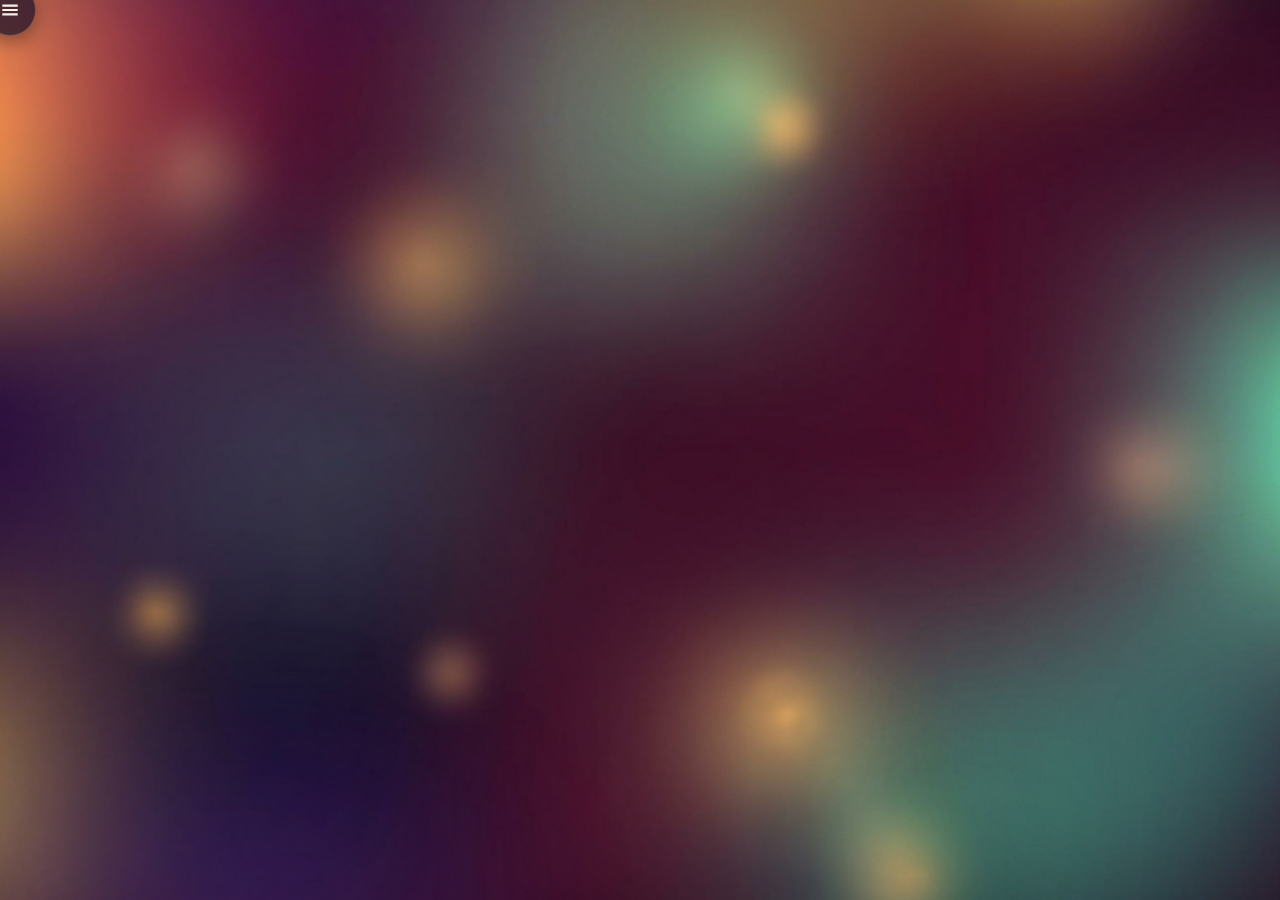
<file: index.html>
<!DOCTYPE html>
<html lang="pl">
<head>
<meta charset="UTF-8">
<meta name="viewport" content="width=device-width, initial-scale=1.0, maximum-scale=1.0, user-scalable=no, viewport-fit=cover">
<title>Król Kufla — talia imprezowa</title>
<meta name="description" content="Imprezowa gra w karty. 18+. Graj odpowiedzialnie.">
<meta name="theme-color" content="#150B22">
<link rel="manifest" href="manifest.json">
<link rel="icon" type="image/png" href="assets/app-icon.png">
<link rel="apple-touch-icon" href="assets/icons/icon-192.png">
<link rel="preconnect" href="https://fonts.googleapis.com">
<link rel="preconnect" href="https://fonts.gstatic.com" crossorigin>
<link href="https://fonts.googleapis.com/css2?family=Bricolage+Grotesque:opsz,wght@12..96,500..800&display=swap" rel="stylesheet">
<link rel="preconnect" href="https://api.fontshare.com">
<link rel="preconnect" href="https://cdn.fontshare.com" crossorigin>
<link href="https://api.fontshare.com/v2/css?f[]=general-sans@400,500,600&display=swap" rel="stylesheet">
<style>
:root{
  --ink:#0E0716;
  --ink-2:#1A0E29;
  --violet:#2A1442;
  --amber:#FFB627;
  --pink:#FF2E63;
  --mint:#17E5C4;
  --ivory:#F6F0E6;
  --ivory-dim:rgba(246,240,230,.62);
  --card-w:min(70vw, 300px);
  --display:'Bricolage Grotesque','Trebuchet MS',system-ui,sans-serif;
  --body:'General Sans','Segoe UI',system-ui,sans-serif;
}
*{box-sizing:border-box;-webkit-tap-highlight-color:transparent}
html,body{height:100%;margin:0}
body{
  background:var(--ink);
  color:var(--ivory);
  font-family:var(--body);
  overflow:hidden;
  display:flex;flex-direction:column;
  padding:env(safe-area-inset-top) env(safe-area-inset-right) env(safe-area-inset-bottom) env(safe-area-inset-left);
}
#mesh{position:fixed;inset:0;z-index:-1;background:url("assets/background.jpg") center/cover no-repeat}
#fx{position:fixed;inset:0;pointer-events:none;z-index:60}
#grain{
  position:fixed;inset:0;pointer-events:none;z-index:1;opacity:.05;mix-blend-mode:overlay;
  background-image:url("data:image/svg+xml,%3Csvg xmlns='http://www.w3.org/2000/svg'%3E%3Cfilter id='n'%3E%3CfeTurbulence type='fractalNoise' baseFrequency='0.85' numOctaves='2' stitchTiles='stitch'/%3E%3C/filter%3E%3Crect width='100%25' height='100%25' filter='url(%23n)'/%3E%3C/svg%3E");
}
.suit-icon{display:inline-block;width:1em;height:1em;vertical-align:middle}
.suit-icon svg{width:100%;height:100%;display:block;fill:currentColor}

/* ---------- screens ---------- */
.screen{display:none;flex:1;min-height:0;flex-direction:column}
.screen.active{display:flex;animation:screenIn .5s cubic-bezier(.2,.9,.2,1)}
.screen.leaving{animation:screenOut .22s ease forwards}
@keyframes screenIn{from{opacity:0;transform:scale(.97) translateY(6px)}to{opacity:1;transform:none}}
@keyframes screenOut{to{opacity:0;transform:scale(.97) translateY(-6px)}}
#screenHome.active{overflow-y:auto}
#screenPlayers.active{overflow-y:auto}
#screenGame{overflow:hidden}

/* ---------- title screen ---------- */
#screenTitle{align-items:center;justify-content:center;position:relative}
#screenTitle .title-top{position:absolute;top:16px;right:16px;display:flex;gap:8px;align-items:center}
.chip.icon{padding:9px 11px;font-size:15px;line-height:1}
.chip.icon.off{opacity:.5}
.title-wrap{display:flex;flex-direction:column;align-items:center;text-align:center;cursor:pointer;padding:20px}
.title-mark{width:110px;height:auto;object-fit:contain;filter:drop-shadow(0 0 26px rgba(255,182,39,.5));animation:titleBreathe 3s ease-in-out infinite}
.title-word{font-family:var(--display);font-weight:800;font-size:clamp(30px,9vw,42px);letter-spacing:-.02em;margin:18px 0 4px}
.title-tag{margin:0 0 34px;font-size:12px;letter-spacing:.28em;text-transform:uppercase;color:var(--ivory-dim)}
.tap-prompt{
  display:inline-flex;align-items:center;gap:8px;padding:13px 26px;border-radius:999px;
  border:1px solid rgba(255,182,39,.5);background:rgba(255,182,39,.08);color:var(--amber);
  font-family:var(--body);font-weight:700;font-size:13px;letter-spacing:.08em;text-transform:uppercase;
  animation:tapPulse 1.6s ease-in-out infinite;
}
@keyframes titleBreathe{0%,100%{transform:scale(1)}50%{transform:scale(1.06)}}
@keyframes tapPulse{0%,100%{box-shadow:0 0 0 0 rgba(255,182,39,.35)}50%{box-shadow:0 0 0 14px rgba(255,182,39,0)}}

/* ---------- weryfikacja wieku ---------- */
#screenAge,#screenAgeBlock{align-items:center;justify-content:center}
.age-wrap{display:flex;flex-direction:column;align-items:center;text-align:center;padding:28px;max-width:420px}
.age-crest{width:64px;height:64px;color:var(--amber);filter:drop-shadow(0 0 20px rgba(255,182,39,.5));margin-bottom:18px}
.age-title{font-family:var(--display);font-weight:800;font-size:clamp(24px,7vw,32px);letter-spacing:-.02em;margin:0 0 12px}
.age-text{margin:0;font-size:14px;line-height:1.6;color:var(--ivory-dim)}
.age-no{
  margin-top:12px;background:transparent;border:0;color:var(--ivory-dim);
  font-family:var(--body);font-size:13px;text-decoration:underline;text-underline-offset:3px;cursor:pointer;
}

/* ---------- mode switch interstitial ---------- */
#screenModeSwitch{align-items:center;justify-content:center}
.switch-wrap{text-align:center;padding:20px}
.switch-label{font-size:12px;letter-spacing:.3em;text-transform:uppercase;color:var(--ivory-dim);margin-bottom:10px}
.switch-mode{font-family:var(--display);font-weight:800;font-size:clamp(32px,10vw,50px);letter-spacing:-.02em;margin-bottom:26px}
.switch-bar{width:220px;height:4px;border-radius:2px;background:rgba(246,240,230,.14);overflow:hidden;margin:0 auto}
.switch-bar i{display:block;height:100%;width:0%;background:linear-gradient(90deg,var(--amber),var(--pink));transition:width .12s linear}
.switch-pct{margin-top:10px;font-family:var(--display);font-weight:700;font-size:14px;letter-spacing:.08em;color:var(--ivory-dim)}
#screenModeSwitch.lvl3 .switch-mode{color:var(--pink);text-shadow:0 0 24px rgba(255,46,99,.7);animation:modeGlitch .35s steps(2) infinite}
#screenModeSwitch.lvl3{animation:screenIn .5s cubic-bezier(.2,.9,.2,1), shake .5s .3s}
#screenModeSwitch.lvl2 .switch-mode{color:var(--amber);text-shadow:0 0 20px rgba(255,182,39,.5)}
#screenModeSwitch.lvl1 .switch-mode{color:var(--mint);text-shadow:0 0 18px rgba(23,229,196,.5)}
#screenModeSwitch.lvl4 .switch-mode{color:var(--amber);text-shadow:0 0 30px rgba(255,182,39,.9)}
#screenModeSwitch.lvl4{animation:screenIn .6s cubic-bezier(.2,.9,.2,1)}
@keyframes modeGlitch{0%,100%{transform:translateX(0)}50%{transform:translateX(2px)}}
.switch-mode.pop{animation:pop .4s cubic-bezier(.2,.9,.2,1)}

/* ---------- losowanie startujacego gracza ---------- */
#screenPlayerPick{align-items:center;justify-content:center}

/* ---------- automat losujacy (efekt kasynowego bebna) ---------- */
.reel{position:relative;height:64px;overflow:hidden;margin-bottom:26px;border-radius:12px;box-shadow:0 0 0 1px rgba(23,229,196,.18) inset;-webkit-mask-image:linear-gradient(to bottom,transparent 0,#000 24%,#000 76%,transparent 100%);mask-image:linear-gradient(to bottom,transparent 0,#000 24%,#000 76%,transparent 100%);animation:reelGlow 1.1s ease-in-out infinite}
.reel.landed{animation:none;box-shadow:0 0 0 1px rgba(23,229,196,.18) inset}
@keyframes reelGlow{0%,100%{box-shadow:0 0 0 1px rgba(23,229,196,.18) inset}50%{box-shadow:0 0 22px 2px rgba(23,229,196,.35) inset}}
.reel-track{display:flex;flex-direction:column}
.reel-row{height:64px;display:flex;align-items:center;justify-content:center;font-family:var(--display);font-weight:800;font-size:clamp(28px,9vw,46px);letter-spacing:-.02em;white-space:nowrap;padding:0 10px;color:var(--mint);text-shadow:0 0 20px rgba(23,229,196,.5)}
.reel.landed .reel-row:last-child{animation:pop .4s cubic-bezier(.2,.9,.2,1)}

/* ---------- ekran "kto teraz" ---------- */
#screenTurnPick{align-items:center;justify-content:center}
.turn-wrap{text-align:center;padding:24px;width:100%;max-width:420px}
.turn-options{display:flex;flex-direction:column;gap:14px;margin-top:22px}
.turn-opt{
  display:flex;align-items:center;justify-content:center;gap:12px;padding:18px;border-radius:16px;
  background:rgba(246,240,230,.06);border:1px solid rgba(246,240,230,.18);color:var(--ivory);
  font-family:var(--display);font-weight:700;font-size:17px;cursor:pointer;transition:transform .15s,border-color .2s;
}
.turn-opt:active{transform:scale(.96)}
.turn-opt:nth-child(1){border-color:rgba(255,182,39,.4)}
.turn-opt:nth-child(2){border-color:rgba(23,229,196,.4)}
.turn-pick-grid{display:flex;flex-wrap:wrap;gap:10px;justify-content:center;margin-top:22px}
.turn-pick-grid .player-chip{padding:11px 18px 11px 10px}
.turn-pick-grid .player-chip:after{content:none}
.turn-back{
  margin-top:22px;background:none;border:0;color:var(--ivory-dim);
  font-family:var(--body);font-weight:600;font-size:13px;cursor:pointer;
  padding:10px 16px;border-radius:999px;transition:color .2s;
}
.turn-back:active{color:var(--ivory)}
#screenTurnPick.picking .turn-back{visibility:hidden}

/* ---------- panel graczy ---------- */
.player-grid{display:flex;flex-wrap:wrap;gap:10px;margin:4px 0 10px}
.player-chip{
  display:flex;align-items:center;gap:9px;padding:8px 14px 8px 8px;border-radius:999px;
  background:rgba(246,240,230,.06);border:1px solid rgba(246,240,230,.16);cursor:pointer;
  font-family:var(--body);font-size:14px;font-weight:600;color:var(--ivory);
  transition:transform .15s,border-color .2s;
}
.player-chip:active{transform:scale(.93)}
.player-chip:after{content:'×';opacity:.5;font-size:17px;margin-left:2px}
.player-avatar{
  width:30px;height:30px;border-radius:50%;display:grid;place-items:center;flex:0 0 auto;
  font-family:var(--display);font-weight:700;font-size:13px;color:#1A0E29;
}

/* ---------- top bar ---------- */
header{
  display:flex;align-items:center;gap:10px;
  padding:14px 16px 10px;
  position:relative;z-index:10;flex:0 0 auto;
}
.brand{display:flex;align-items:center;gap:9px}
.brand .mark{width:27px;height:34px;object-fit:contain;flex:0 0 auto;filter:drop-shadow(0 2px 6px rgba(255,182,39,.35))}
.brand .word{font-family:var(--display);font-weight:800;font-size:15px;letter-spacing:-.02em;line-height:1}
.brand .word span{display:block;font-family:var(--body);font-weight:500;font-size:10px;letter-spacing:.22em;text-transform:uppercase;color:var(--ivory-dim);margin-top:4px}
.spacer{flex:1}
.chip{
  border:1px solid rgba(246,240,230,.18);background:rgba(246,240,230,.06);
  color:var(--ivory);font-family:var(--body);font-weight:600;font-size:12px;
  padding:9px 13px;border-radius:999px;cursor:pointer;white-space:nowrap;
  transition:transform .15s, background .2s, border-color .2s;
}
.chip:active{transform:scale(.93)}
.chip.on{background:var(--amber);color:#1A0E29;border-color:var(--amber)}

.global-menu-btn{
  position:fixed;right:16px;bottom:calc(16px + env(safe-area-inset-bottom));z-index:60;
  width:52px;height:52px;border-radius:50%;padding:0;
  background:rgba(26,14,41,.72);border:1px solid rgba(246,240,230,.22);
  backdrop-filter:blur(6px);display:flex;align-items:center;justify-content:center;
  color:var(--ivory);cursor:pointer;transition:transform .15s;
  box-shadow:0 6px 18px rgba(0,0,0,.35);
}
.global-menu-btn:active{transform:scale(.9)}
.global-menu-btn .suit-icon{width:22px;height:22px}
.lang-toggle{display:flex;background:rgba(246,240,230,.06);border:1px solid rgba(246,240,230,.16);border-radius:999px;padding:3px;gap:2px;flex:0 0 auto}
.lang-toggle button{border:0;background:transparent;color:var(--ivory-dim);font-family:var(--body);font-weight:700;font-size:11px;padding:7px 11px;border-radius:999px;cursor:pointer;transition:background .2s,color .2s}
.lang-toggle button.on{background:var(--amber);color:#1A0E29}

/* ---------- splash ---------- */
#screenSplash{align-items:center;justify-content:center;flex-direction:column;gap:16px;transition:opacity .5s ease}
#screenSplash.exit{opacity:0}
.splash-mark{
  width:96px;height:auto;object-fit:contain;
  animation:splashPop .8s cubic-bezier(.2,.9,.2,1) both, splashPulse 1.6s ease-in-out .8s infinite;
  filter:drop-shadow(0 0 20px rgba(255,182,39,.5));
}
.splash-word{
  font-family:var(--display);font-weight:700;font-size:13px;letter-spacing:.35em;text-transform:uppercase;
  color:var(--ivory-dim);opacity:0;animation:splashFadeIn .6s ease .45s forwards;
}
@keyframes splashPop{from{transform:scale(.4) rotate(-10deg);opacity:0}to{transform:scale(1) rotate(0);opacity:1}}
@keyframes splashPulse{0%,100%{filter:drop-shadow(0 0 16px rgba(255,182,39,.4))}50%{filter:drop-shadow(0 0 32px rgba(255,182,39,.8))}}
@keyframes splashFadeIn{to{opacity:1}}

/* ---------- home screen ---------- */
.home-body{padding:4px 20px calc(24px + env(safe-area-inset-bottom));display:flex;flex-direction:column;flex:1}
.home-body h1{font-family:var(--display);font-weight:800;font-size:clamp(26px,7vw,34px);margin:10px 0 6px;letter-spacing:-.02em;line-height:1.08}
.home-sub{margin:0 0 22px;color:var(--ivory-dim);font-size:14px;line-height:1.5}
#screenHome .home-body h1, #screenHome .home-body .home-sub{text-align:center}
#screenHome .section-label{text-align:center}
.section-label{font-size:11px;letter-spacing:.18em;text-transform:uppercase;color:var(--mint);margin:6px 0 10px;font-weight:700}
.home-hint{margin:0 0 12px;font-size:12px;color:var(--ivory-dim);line-height:1.45}

/* ---------- carousel wyboru talii ---------- */
.carousel-wrap{position:relative;margin:0 -20px 4px;padding:0 20px}
.carousel{display:flex;gap:14px;overflow-x:auto;scroll-snap-type:x mandatory;scroll-padding:0 11%;padding:2px 11% 6px;scrollbar-width:none;-ms-overflow-style:none}
.carousel::-webkit-scrollbar{display:none}
.deck-card{
  scroll-snap-align:center;flex:0 0 78%;padding:18px;border-radius:18px;
  background:rgba(246,240,230,.05);border:1px solid rgba(246,240,230,.12);color:var(--ivory);
  cursor:pointer;transition:border-color .2s,background .2s,transform .15s;
}
.deck-card:active{transform:scale(.96)}
.deck-card.on{border-color:var(--amber);background:rgba(255,182,39,.12)}
.deck-card b{display:block;font-family:var(--display);font-weight:700;font-size:17px;margin-bottom:6px}
.deck-card span{display:block;font-size:12px;color:var(--ivory-dim);line-height:1.45;min-height:50px}
.deck-icon{width:52px;height:52px;margin-bottom:10px;filter:drop-shadow(0 4px 10px rgba(0,0,0,.35));transition:filter .25s,transform .25s}
.deck-icon img{width:100%;height:100%;object-fit:contain;display:block}
.deck-card.on .deck-icon{filter:drop-shadow(0 4px 16px rgba(255,182,39,.6));transform:scale(1.08)}
.deck-icon.crest-icon{color:var(--amber)}
.deck-icon.crest-icon svg{width:100%;height:100%}

/* ---------- talia premium (zablokowana) ---------- */
.deck-card.locked{border-color:rgba(255,182,39,.35);background:rgba(255,182,39,.05)}
.premium-badge{
  position:absolute;top:14px;right:14px;display:flex;align-items:center;gap:5px;
  background:var(--amber);color:#1A0E29;font-family:var(--body);font-weight:700;font-size:10px;
  letter-spacing:.08em;text-transform:uppercase;padding:4px 9px 4px 6px;border-radius:999px;
}
.premium-badge .suit-icon{width:11px;height:11px}
.deck-card.locked{position:relative}
.unlock-row{display:flex;align-items:center;gap:8px;margin-top:12px;color:var(--amber);font-weight:700;font-size:12px;letter-spacing:.06em;text-transform:uppercase}
.unlock-row .suit-icon{width:15px;height:15px}
.unlock-price{margin-left:auto;font-size:11px;color:var(--ivory-dim);text-transform:none;letter-spacing:0;font-weight:600}
.deck-card.locked.denied{animation:lockDenied .4s}
@keyframes lockDenied{20%,60%{transform:translateX(-6px)}40%,80%{transform:translateX(6px)}}
.diff{display:flex;align-items:center;gap:4px;margin-top:12px}
.diff i{width:16px;height:5px;border-radius:3px;background:rgba(246,240,230,.14);display:block;transition:background .2s}
.diff i.on{background:var(--pink)}
.diff em{font-style:normal;font-size:10px;letter-spacing:.14em;text-transform:uppercase;color:var(--ivory-dim);margin-left:6px}
.car-arrow{
  position:absolute;top:50%;transform:translateY(-50%);width:32px;height:32px;border-radius:50%;
  border:1px solid rgba(246,240,230,.18);background:rgba(14,7,22,.65);color:var(--ivory);
  font-size:17px;line-height:1;cursor:pointer;z-index:2;backdrop-filter:blur(6px);transition:transform .15s;
}
.car-arrow:active{transform:translateY(-50%) scale(.85)}
.car-prev{left:6px}.car-next{right:6px}
.carousel-dots{display:flex;justify-content:center;gap:6px;margin-bottom:20px}
.carousel-dots button{width:7px;height:7px;border-radius:50%;border:0;background:rgba(246,240,230,.2);cursor:pointer;padding:0;transition:background .2s,transform .2s}
.carousel-dots button.on{background:var(--amber);transform:scale(1.35)}
.cta-start{
  width:100%;margin-top:24px;padding:17px;border-radius:16px;border:0;
  background:linear-gradient(135deg,var(--pink),#ff5f8a);color:#fff;
  font-family:var(--display);font-weight:700;font-size:17px;letter-spacing:-.01em;cursor:pointer;
  box-shadow:0 14px 30px rgba(255,46,99,.4);transition:transform .15s;
}
.cta-start:active{transform:scale(.97)}
.rules-link{
  display:block;width:100%;margin-top:14px;padding:10px;background:none;border:0;
  color:var(--ivory-dim);font-family:var(--body);font-weight:600;font-size:13px;
  text-decoration:underline;text-underline-offset:3px;cursor:pointer;
}

/* ---------- meta row ---------- */
.meta{
  display:flex;align-items:center;gap:14px;padding:0 18px 4px;
  font-size:11px;letter-spacing:.14em;text-transform:uppercase;color:var(--ivory-dim);
  flex:0 0 auto;
}
.bar{flex:1;height:3px;border-radius:2px;background:rgba(246,240,230,.14);overflow:hidden}
.bar i{display:block;height:100%;width:100%;background:linear-gradient(90deg,var(--mint),var(--amber));transition:width .5s cubic-bezier(.2,.8,.2,1)}
.crowns{display:flex;gap:5px}
.crowns b{
  width:9px;height:9px;border-radius:50%;background:rgba(246,240,230,.16);
  transition:background .3s, box-shadow .3s, transform .3s;
}
.crowns b.on{background:var(--amber);box-shadow:0 0 12px var(--amber);transform:scale(1.25)}

/* ---------- stage ---------- */
main{
  flex:1;display:flex;flex-direction:column;align-items:center;
  gap:18px;padding:6px 18px 18px;perspective:1400px;position:relative;min-height:0;
  overflow-y:auto;overflow-x:hidden;-webkit-overflow-scrolling:touch;
}
/* auto-marginesy centruja gdy jest miejsce, a pozwalaja scrollowac gdy tresc nie miesci sie */
main>.stack{margin-top:auto}
main>.sheet{margin-bottom:auto}
.stack{position:relative;width:var(--card-w);aspect-ratio:5/7;cursor:pointer;transform-style:preserve-3d;flex:0 0 auto}
.stack:active{transform:scale(.975)}
.stack-glow{
  position:absolute;left:8%;right:8%;bottom:-6%;height:24px;border-radius:50%;
  background:radial-gradient(closest-side, rgba(0,0,0,.5), transparent 75%);
  filter:blur(6px);pointer-events:none;z-index:-1;
}

.card{position:absolute;inset:0;transform-style:preserve-3d;transition:transform .85s cubic-bezier(.4,.15,.2,1)}
.face{
  position:absolute;inset:0;border-radius:20px;backface-visibility:hidden;
  overflow:hidden;box-shadow:0 26px 60px rgba(0,0,0,.6);
}
/* back */
.back{
  background-image:
    radial-gradient(120% 90% at 50% 12%, rgba(0,0,0,.15), rgba(0,0,0,.55) 70%),
    url("assets/card-back-texture.jpg");
  background-size:cover, 240px 240px;
  background-repeat:no-repeat, repeat;
  background-position:center, center;
  border:1px solid rgba(255,182,39,.35);
  display:grid;place-items:center;
}
.crest{position:relative;width:62%;aspect-ratio:1;display:grid;place-items:center;animation:breathe 3.2s ease-in-out infinite}
.crest.dealing{animation:dealPulse .85s ease}
@keyframes dealPulse{0%{transform:scale(1)}25%{transform:scale(1.14)}55%{transform:scale(.94)}100%{transform:scale(1)}}
.crest svg{width:100%;height:100%;overflow:visible}
.crest .ring{fill:none;stroke:rgba(255,182,39,.4);stroke-width:1;transition:stroke .3s}
.crest .ring2{fill:none;stroke:rgba(255,182,39,.22);stroke-width:.6;transition:stroke .3s}
.crest.dealing .ring,.crest.dealing .ring2{stroke:var(--mint)}
.crest .mark{
  width:46%;height:46%;position:absolute;border-radius:50%;object-fit:cover;
  border:2px solid var(--amber);box-shadow:0 0 22px rgba(255,182,39,.55), 0 6px 18px rgba(0,0,0,.5);
}
.back small{
  position:absolute;bottom:20px;left:0;right:0;text-align:center;
  font-size:10px;letter-spacing:.3em;text-transform:uppercase;color:rgba(246,240,230,.5);
}
@keyframes breathe{0%,100%{transform:scale(1);opacity:.9}50%{transform:scale(1.045);opacity:1}}
/* front */
.front{
  transform:rotateY(180deg);
  background:linear-gradient(170deg,#FFFDF7,#EDE3D2);
  color:#1A0E29;border:1px solid rgba(0,0,0,.12);
  display:flex;flex-direction:column;justify-content:space-between;padding:16px;
}
.corner{font-family:var(--display);font-weight:800;font-size:22px;line-height:.95;display:flex;flex-direction:column;align-items:center;width:min-content}
.corner.br{transform:rotate(180deg);align-self:flex-end}
.corner .suit-icon{width:19px;height:19px;margin-top:3px}
.pip{
  position:absolute;inset:0;display:grid;place-items:center;
  opacity:.13;pointer-events:none;
}
.pip .suit-icon{width:clamp(80px,26vw,130px);height:clamp(80px,26vw,130px)}
.red{color:#D01E45}.black{color:#1A0E29}

/* ---------- rule sheet ---------- */
.sheet{
  width:min(560px,100%);
  border-radius:22px;padding:18px 18px 20px;
  background:linear-gradient(165deg, rgba(246,240,230,.09), rgba(246,240,230,.03));
  border:1px solid rgba(246,240,230,.14);
  backdrop-filter:blur(14px);
  opacity:0;transform:translateY(18px) scale(.97);
  transition:opacity .45s, transform .45s cubic-bezier(.2,.9,.2,1);
  min-height:132px;flex:0 0 auto;
}
.sheet.show{opacity:1;transform:none}
.eyebrow{font-size:10px;letter-spacing:.28em;text-transform:uppercase;color:var(--mint);margin-bottom:8px}
.sheet h2{font-family:var(--display);font-weight:800;font-size:clamp(21px,6.4vw,30px);margin:0 0 8px;letter-spacing:-.02em;line-height:1.08}
.sheet p{margin:0;font-size:15px;line-height:1.5;color:rgba(246,240,230,.86)}
.sheet .hint{margin-top:12px;font-size:12px;color:var(--ivory-dim);font-style:italic}
.roll{
  margin-top:14px;display:inline-flex;align-items:center;gap:8px;
  background:var(--pink);color:#fff;border:0;border-radius:999px;
  padding:11px 18px;font-family:var(--body);font-weight:700;font-size:14px;cursor:pointer;
  box-shadow:0 10px 26px rgba(255,46,99,.35);transition:transform .15s;
}
.roll.done{
  display:flex;width:100%;justify-content:center;margin-top:16px;
  background:rgba(23,229,196,.14);color:var(--mint);border:1px solid rgba(23,229,196,.4);
  box-shadow:none;
}
.roll:active{transform:scale(.94)}
.pick-row{margin-top:10px;display:flex;flex-wrap:wrap;gap:6px;align-items:center}
.pick-label{font-size:11px;color:var(--ivory-dim);margin-right:2px}
.pick-chip{
  background:rgba(246,240,230,.08);border:1px solid rgba(246,240,230,.18);color:var(--ivory);
  padding:6px 12px;border-radius:999px;font-family:var(--body);font-size:12px;font-weight:600;cursor:pointer;
  transition:transform .15s,border-color .2s;
}
.pick-chip:active{transform:scale(.92)}
.rule-flag{
  display:inline-flex;align-items:center;gap:6px;padding:7px 14px;border-radius:999px;
  background:rgba(23,229,196,.15);border:1px solid rgba(23,229,196,.4);color:var(--mint);
  font-family:var(--body);font-weight:700;font-size:12px;margin-bottom:10px;
  opacity:0;transform:translateY(6px) scale(.9);
}
.rule-flag.show{animation:flagPop .5s cubic-bezier(.2,.9,.2,1) forwards}
@keyframes flagPop{0%{opacity:0;transform:translateY(6px) scale(.9)}60%{opacity:1;transform:translateY(-2px) scale(1.04)}100%{opacity:1;transform:none}}
.idle{display:flex;flex-direction:column;justify-content:center;height:100%;text-align:center;color:var(--ivory-dim);font-size:14px}

/* ---------- modal ---------- */
.modal{position:fixed;inset:0;z-index:70;display:none;background:rgba(8,4,14,.72);backdrop-filter:blur(8px)}
.modal.open{display:flex;align-items:flex-end}
.panel{
  width:100%;max-height:86vh;overflow:auto;border-radius:26px 26px 0 0;
  background:linear-gradient(180deg,#251338,#150B22);
  border-top:1px solid rgba(255,182,39,.3);padding:22px 20px calc(28px + env(safe-area-inset-bottom));
  animation:up .35s cubic-bezier(.2,.9,.2,1);
}
@keyframes up{from{transform:translateY(100%)}to{transform:none}}
.panel h3{font-family:var(--display);font-weight:800;font-size:20px;margin:0 0 4px}
.panel .sub{font-size:12px;color:var(--ivory-dim);margin-bottom:16px}
.opt{
  display:block;width:100%;text-align:left;margin-bottom:10px;padding:14px;border-radius:16px;
  background:rgba(246,240,230,.05);border:1px solid rgba(246,240,230,.12);color:var(--ivory);
  font-family:var(--body);cursor:pointer;transition:border-color .2s,background .2s;
}
.opt.on{border-color:var(--amber);background:rgba(255,182,39,.12)}
.opt b{display:block;font-size:15px;margin-bottom:3px}
.opt span{font-size:12px;color:var(--ivory-dim);line-height:1.4}
.row{display:flex;gap:8px;margin:8px 0 14px}
.row input{
  flex:1;background:rgba(246,240,230,.06);border:1px solid rgba(246,240,230,.16);
  color:var(--ivory);border-radius:12px;padding:12px;font-family:var(--body);font-size:14px;
}
.row input::placeholder{color:rgba(246,240,230,.35)}
.row button{background:var(--mint);color:#0E0716;border:0;border-radius:12px;padding:0 18px;font-weight:700;cursor:pointer}
.tags{display:flex;flex-wrap:wrap;gap:8px;margin-bottom:6px}
.tag{
  background:rgba(23,229,196,.13);border:1px solid rgba(23,229,196,.35);color:var(--mint);
  padding:7px 12px;border-radius:999px;font-size:13px;cursor:pointer;
}
.tag:after{content:' ×';opacity:.6}
.house{list-style:none;padding:0;margin:0}
.house li{
  display:flex;gap:10px;align-items:flex-start;padding:11px 0;border-bottom:1px solid rgba(246,240,230,.09);font-size:14px;line-height:1.4
}
.house li b{color:var(--amber);font-size:11px;letter-spacing:.1em;text-transform:uppercase;padding-top:3px;white-space:nowrap}
.house li button{margin-left:auto;background:none;border:0;color:rgba(246,240,230,.4);font-size:18px;cursor:pointer;line-height:1}
.empty{color:var(--ivory-dim);font-size:13px;padding:14px 0}
.gen{border:1px solid rgba(255,182,39,.28);background:rgba(255,182,39,.06);border-radius:18px;padding:14px;margin-bottom:18px}
.genrow{display:flex;gap:6px;flex-wrap:wrap;margin-bottom:12px}
.cat{
  background:rgba(246,240,230,.06);border:1px solid rgba(246,240,230,.14);color:var(--ivory-dim);
  padding:7px 12px;border-radius:999px;font-size:12px;font-family:var(--body);cursor:pointer;transition:.2s
}
.cat.on{background:var(--amber);color:#1A0E29;border-color:var(--amber);font-weight:700}
.genout{
  min-height:58px;display:flex;align-items:center;font-size:15px;line-height:1.45;
  color:rgba(246,240,230,.9);padding:4px 2px 10px
}
.genout.pop{animation:pop .35s cubic-bezier(.2,.9,.2,1)}
@keyframes pop{from{opacity:0;transform:translateY(8px) scale(.97)}to{opacity:1;transform:none}}
.genbtns{display:flex;gap:8px}
.gbtn{
  flex:1;padding:12px;border-radius:12px;border:1px solid rgba(246,240,230,.16);
  display:flex;align-items:center;justify-content:center;gap:8px;
  background:rgba(246,240,230,.05);color:var(--ivory);font-family:var(--body);font-weight:600;font-size:13px;cursor:pointer;transition:transform .15s
}
.gbtn.primary{background:var(--pink);border-color:var(--pink);color:#fff;box-shadow:0 8px 20px rgba(255,46,99,.3)}
.gbtn:disabled{opacity:.4;cursor:default}
.gbtn:active:not(:disabled){transform:scale(.95)}
.close{width:100%;margin-top:18px;padding:14px;border-radius:14px;border:0;background:var(--amber);color:#1A0E29;font-weight:700;font-family:var(--body);font-size:15px;cursor:pointer}

.shake{animation:shake .5s}
@keyframes shake{10%,90%{transform:translateX(-2px)}20%,80%{transform:translateX(4px)}30%,50%,70%{transform:translateX(-7px)}40%,60%{transform:translateX(7px)}}

/* ======================================================
   WARSTWA EFEKTOW — swiatlo, blysk, polysk, mikrointerakcje
   ====================================================== */

/* ---- ruchome swiatla w tle (zywy, imprezowy klimat) ---- */
#aurora{
  position:fixed;inset:-25%;z-index:-1;pointer-events:none;opacity:.55;
  background:
    radial-gradient(30% 26% at 18% 22%, rgba(255,46,99,.55), transparent 70%),
    radial-gradient(26% 24% at 82% 72%, rgba(23,229,196,.45), transparent 70%),
    radial-gradient(24% 22% at 62% 16%, rgba(255,182,39,.45), transparent 70%),
    radial-gradient(26% 24% at 30% 82%, rgba(138,79,255,.45), transparent 70%);
  filter:blur(38px);
  will-change:transform;
  animation:auroraDrift 22s ease-in-out infinite alternate;
}
@keyframes auroraDrift{
  0%{transform:translate3d(0,0,0) scale(1) rotate(0deg)}
  50%{transform:translate3d(3%,-2%,0) scale(1.12) rotate(4deg)}
  100%{transform:translate3d(-3%,3%,0) scale(1.05) rotate(-4deg)}
}
/* na duzych momentach swiatla nabieraja mocy */
#aurora.hot{animation:auroraDrift 22s ease-in-out infinite alternate, auroraHot 1.1s ease-out}
@keyframes auroraHot{0%{opacity:1;filter:blur(24px) saturate(1.8)}100%{opacity:.55;filter:blur(38px)}}

/* ---- pelnoekranowy blysk na wielkich momentach ---- */
#flash{
  position:fixed;inset:0;z-index:64;pointer-events:none;opacity:0;
  background:radial-gradient(circle at 50% 42%, rgba(255,255,255,.95), rgba(255,255,255,0) 62%);
}
#flash.go{animation:flashOut .55s cubic-bezier(.1,.8,.3,1)}
@keyframes flashOut{0%{opacity:.9}100%{opacity:0}}

/* ---- winieta pulsujaca kolorem karty ---- */
#vig{position:fixed;inset:0;z-index:63;pointer-events:none;opacity:0;transition:opacity .55s ease}
#vig.go{opacity:1}

/* ---- polysk przelatujacy po odkrytej karcie ---- */
.front::after{
  content:'';position:absolute;inset:0;pointer-events:none;
  background:linear-gradient(105deg,transparent 30%,rgba(255,255,255,.75) 47%,rgba(255,255,255,.3) 54%,transparent 68%);
  transform:translateX(-130%);
}
.card.shine .front::after{animation:shineSweep 1s cubic-bezier(.25,.6,.3,1)}
@keyframes shineSweep{0%{transform:translateX(-130%)}100%{transform:translateX(130%)}}

/* poswiata karty w kolorze koloru karty */
.stack.glow-red .stack-halo{box-shadow:0 0 70px 12px rgba(255,46,99,.5);opacity:1}
.stack.glow-black .stack-halo{box-shadow:0 0 70px 12px rgba(23,229,196,.45);opacity:1}
.stack.glow-gold .stack-halo{box-shadow:0 0 90px 20px rgba(255,182,39,.75);opacity:1}
.stack-halo{
  position:absolute;inset:6%;border-radius:24px;pointer-events:none;z-index:-1;
  opacity:0;transition:opacity .5s ease, box-shadow .5s ease;
}

/* ---- fala (ripple) pod palcem ---- */
.rip{
  position:absolute;border-radius:50%;pointer-events:none;
  background:radial-gradient(circle, rgba(255,255,255,.55), rgba(255,255,255,0) 70%);
  transform:translate(-50%,-50%) scale(0);animation:ripGo .55s ease-out forwards;
}
@keyframes ripGo{to{transform:translate(-50%,-50%) scale(1);opacity:0}}

/* ---- korony: efektowne "zdobycie" ---- */
.crowns b.gained{animation:crownGain .75s cubic-bezier(.2,.9,.2,1)}
@keyframes crownGain{
  0%{transform:scale(1)}
  35%{transform:scale(2.6);box-shadow:0 0 30px 6px var(--amber)}
  70%{transform:scale(1.05)}
  100%{transform:scale(1.25)}
}
/* pasek postepu — plynacy polysk */
.bar{position:relative}
.bar i{position:relative;overflow:hidden}
.bar i::after{
  content:'';position:absolute;inset:0;
  background:linear-gradient(90deg,transparent,rgba(255,255,255,.85),transparent);
  transform:translateX(-100%);animation:barSheen 2.6s ease-in-out infinite;
}
@keyframes barSheen{0%{transform:translateX(-100%)}55%,100%{transform:translateX(220%)}}

/* ---- bęben: rozmycie ruchu podczas kręcenia ---- */
.reel.spinning .reel-row{filter:blur(1.6px);opacity:.85}
.reel-track{transition-property:transform,filter}
.reel.landed .reel-row:last-child{filter:none;opacity:1}

/* ---- wjazd tresci zasady kaskadowo ---- */
.sheet.show .eyebrow{animation:riseIn .45s .05s both cubic-bezier(.2,.9,.2,1)}
.sheet.show h2{animation:riseIn .45s .12s both cubic-bezier(.2,.9,.2,1)}
.sheet.show .desc,.sheet.show p{animation:riseIn .45s .19s both cubic-bezier(.2,.9,.2,1)}
.sheet.show .roll,.sheet.show .pick-row{animation:riseIn .45s .27s both cubic-bezier(.2,.9,.2,1)}
@keyframes riseIn{from{opacity:0;transform:translateY(14px)}to{opacity:1;transform:none}}

/* ---- ikony talii: delikatne unoszenie ---- */
.deck-card.on .deck-icon{animation:iconFloat 3.4s ease-in-out infinite}
@keyframes iconFloat{0%,100%{transform:scale(1.08) translateY(0)}50%{transform:scale(1.12) translateY(-6px)}}

/* ---- przyciski: zywsza reakcja ---- */
.roll,.chip,.gbtn,.turn-opt,.player-chip,.deck-card,.close,.global-menu-btn{position:relative;overflow:hidden}
.roll.done{transition:transform .15s, background .25s, border-color .25s, box-shadow .25s}
.roll.done:active{box-shadow:0 0 22px rgba(23,229,196,.5)}
#btnStart{position:relative;overflow:hidden}
#btnStart::after{
  content:'';position:absolute;inset:0;
  background:linear-gradient(105deg,transparent 35%,rgba(255,255,255,.45) 50%,transparent 65%);
  transform:translateX(-120%);animation:barSheen 3.2s ease-in-out infinite;
}

/* ---- flaga nowej zasady: iskrzy ---- */
.rule-flag.show{animation:flagPop .45s cubic-bezier(.2,.9,.2,1), flagGlow 1.6s .45s ease-in-out infinite}
@keyframes flagGlow{0%,100%{filter:drop-shadow(0 0 0 rgba(255,182,39,0))}50%{filter:drop-shadow(0 0 10px rgba(255,182,39,.85))}}

/* ---- licznik % na ekranie ladowania: pulsuje ---- */
.switch-pct{animation:pctPulse 1s ease-in-out infinite}
@keyframes pctPulse{0%,100%{opacity:.65}50%{opacity:1}}

/* ---- unoszace sie symbole kart w tle (ambient) ---- */
#floaters{position:fixed;inset:0;z-index:-1;pointer-events:none;overflow:hidden}
#floaters span{
  position:absolute;display:block;opacity:0;
  animation:floatUp linear infinite;
}
#floaters svg{width:100%;height:100%;display:block;fill:currentColor}
@keyframes floatUp{
  0%{opacity:0;transform:translateY(20vh) rotate(0deg) scale(.8)}
  12%{opacity:var(--o,.14)}
  88%{opacity:var(--o,.14)}
  100%{opacity:0;transform:translateY(-115vh) rotate(var(--r,180deg)) scale(1.05)}
}

/* ---- karta reaguje przechyłem na dotyk/kursor ---- */
.stack{transition:transform .35s cubic-bezier(.2,.9,.2,1)}
.stack.tilting{transition:transform .08s linear}

/* ---- karuzela talii: niewybrane cofaja sie w glab ---- */
.deck-card{transform:scale(.9);opacity:.55;transition:border-color .25s,background .25s,transform .3s cubic-bezier(.2,.9,.2,1),opacity .3s,box-shadow .3s}
.deck-card.on{transform:scale(1);opacity:1;box-shadow:0 14px 40px rgba(0,0,0,.4), 0 0 0 1px rgba(255,182,39,.25)}
.deck-card:active{transform:scale(.88)}
.deck-card.on:active{transform:scale(.96)}

/* ---- opcje "kto teraz": zywsza reakcja ---- */
.turn-opt{transition:transform .18s cubic-bezier(.2,.9,.2,1),border-color .25s,background .25s,box-shadow .25s}
.turn-opt:active{transform:scale(.95);box-shadow:0 0 26px rgba(23,229,196,.35)}
.turn-opt .suit-icon{transition:transform .3s}
.turn-opt:active .suit-icon{transform:rotate(20deg) scale(1.2)}
@media (prefers-reduced-motion:reduce){*{animation:none!important;transition-duration:.01ms!important}}
@media (max-height:680px){:root{--card-w:min(50vw,210px)} .sheet{min-height:112px;padding:14px}}
</style>
</head>
<body>
<svg width="0" height="0" style="position:absolute" aria-hidden="true">
<defs>
  <symbol id="s-diamond" viewBox="0 0 100 100"><path d="M50,4 C64,26 88,44 88,50 C88,56 64,74 50,96 C36,74 12,56 12,50 C12,44 36,26 50,4 Z"/></symbol>
  <symbol id="s-heart" viewBox="0 0 100 100"><path d="M50,92 C18,68 4,46 4,29 C4,12 17,3 32,6 C43,8 48,16 50,25 C52,16 57,8 68,6 C83,3 96,12 96,29 C96,46 82,68 50,92 Z"/></symbol>
  <symbol id="s-spade" viewBox="0 0 100 100"><path d="M50,8 C18,32 4,54 4,71 C4,88 17,97 32,94 C43,92 48,84 50,75 C52,84 57,92 68,94 C83,97 96,88 96,71 C96,54 82,32 50,8 Z M46,80 C46,90 40,94 36,98 L64,98 C60,94 54,90 54,80 Z"/></symbol>
  <symbol id="s-club" viewBox="0 0 100 100"><path d="M70,32 A20,20 0 1,1 30,32 A20,20 0 1,1 70,32 Z M52,62 A20,20 0 1,1 12,62 A20,20 0 1,1 52,62 Z M88,62 A20,20 0 1,1 48,62 A20,20 0 1,1 88,62 Z M44,60 C40,72 30,80 22,96 L78,96 C70,80 60,72 56,60 Z"/></symbol>
  <symbol id="s-crown" viewBox="0 0 100 100"><path d="M12,38 L28,52 L38,26 L50,44 L62,26 L72,52 L88,38 L82,76 L18,76 Z M18,82 L82,82 L82,90 L18,90 Z"/></symbol>
  <symbol id="s-mug" viewBox="0 0 100 100"><path d="M22,20 L68,20 L68,32 L78,32 Q90,32 90,46 L90,54 Q90,68 78,68 L68,68 L68,82 L22,82 Z M68,40 L68,60 L76,60 Q80,60 80,54 L80,46 Q80,40 76,40 Z"/><path d="M30,28 L60,28 L60,34 L30,34 Z" opacity=".55"/></symbol>
  <symbol id="s-dice" viewBox="0 0 100 100"><path fill-rule="evenodd" d="M14,14 L86,14 L86,86 L14,86 Z M40,32 A8,8 0 1,0 24,32 A8,8 0 1,0 40,32 Z M58,50 A8,8 0 1,0 42,50 A8,8 0 1,0 58,50 Z M76,68 A8,8 0 1,0 60,68 A8,8 0 1,0 76,68 Z"/></symbol>
  <symbol id="s-target" viewBox="0 0 100 100"><path fill-rule="evenodd" d="M90,50 A40,40 0 1,0 10,50 A40,40 0 1,0 90,50 Z M78,50 A28,28 0 1,0 22,50 A28,28 0 1,0 78,50 Z M60,50 A10,10 0 1,0 40,50 A10,10 0 1,0 60,50 Z"/></symbol>
  <symbol id="s-check" viewBox="0 0 100 100"><path d="M38,74 L10,46 L22,34 L38,50 L78,10 L90,22 Z"/></symbol>
  <symbol id="s-refresh" viewBox="0 0 100 100"><path d="M30,84.64 A40,40 0 1,1 70,84.64 L63,72.52 A26,26 0 1,0 37,72.52 Z"/><path d="M74,90 L58,84 L68,66 Z"/></symbol>
  <symbol id="s-speaker-on" viewBox="0 0 100 100"><path d="M15,40 L35,40 L35,60 L15,60 Z M35,40 L60,20 L60,80 L35,60 Z M68,45 L72,45 L72,55 L68,55 Z M76,38 L80,38 L80,62 L76,62 Z M84,30 L88,30 L88,70 L84,70 Z"/></symbol>
  <symbol id="s-speaker-off" viewBox="0 0 100 100"><path d="M15,40 L35,40 L35,60 L15,60 Z M35,40 L60,20 L60,80 L35,60 Z M67.2,38.8 L72.8,33.2 L96.8,57.2 L91.2,62.8 Z M96.8,38.8 L91.2,33.2 L67.2,57.2 L72.8,62.8 Z"/></symbol>
  <symbol id="s-star" viewBox="0 0 100 100"><path d="M50,4 L61,36 L96,36 L68,57 L79,90 L50,70 L21,90 L32,57 L4,36 L39,36 Z"/></symbol>
  <symbol id="s-arrow-right" viewBox="0 0 100 100"><path d="M10,42 L60,42 L60,25 L92,50 L60,75 L60,58 L10,58 Z"/></symbol>
  <symbol id="s-menu" viewBox="0 0 100 100"><path d="M15,25 L85,25 L85,35 L15,35 Z M15,45 L85,45 L85,55 L15,55 Z M15,65 L85,65 L85,75 L15,75 Z"/></symbol>
  <symbol id="s-lock" viewBox="0 0 100 100"><path d="M32,48 L32,30 A18,18 0 0,1 68,30 L68,48 L58,48 L58,32 A8,8 0 0,0 42,32 L42,48 Z"/><path d="M20,46 L80,46 L80,88 L20,88 Z"/></symbol>
</defs>
</svg>
<div id="mesh"></div>
<div id="aurora"></div>
<div id="floaters"></div>
<div id="grain"></div>
<div id="vig"></div>
<div id="flash"></div>
<canvas id="fx"></canvas>

<button class="global-menu-btn" id="globalMenuBtn" aria-label="menu"><span class="suit-icon"><svg viewBox="0 0 100 100"><use href="#s-menu"/></svg></span></button>
<div class="modal" id="mMenu"><div class="panel">
  <h3 id="menuTitle">Menu</h3>
  <div class="sub" id="menuSub">Szybki dostęp do ustawień gry.</div>
  <button class="opt" id="menuSound"><b id="menuSoundLabel">Dźwięk: włączony</b><span id="menuSoundSub">Muzyka i efekty w tle</span></button>
  <button class="opt" id="menuRules"><b id="menuRulesLabel">Zasady stołu</b><span id="menuRulesSub">Zobacz i dopisz zasady</span></button>
  <button class="opt" id="menuHome"><b id="menuHomeLabel">Menu główne</b><span id="menuHomeSub">Wróć do wyboru trybu</span></button>
  <button class="close" data-close id="menuClose">Zamknij</button>
</div></div>

<!-- ========== EKRAN LADOWANIA ========== -->
<div class="screen active" id="screenSplash">
  <img class="splash-mark" src="assets/logo-mark.png" alt="">
  <span class="splash-word">KRÓL KUFLA</span>
</div>

<!-- ========== WERYFIKACJA WIEKU (18+) ========== -->
<div class="screen" id="screenAge">
  <div class="age-wrap">
    <span class="suit-icon age-crest"><svg viewBox="0 0 100 100"><use href="#s-crown"/></svg></span>
    <h1 class="age-title" id="ageTitle">Zanim zaczniemy</h1>
    <p class="age-text" id="ageText">Ta gra zawiera treści przeznaczone dla dorosłych i odwołuje się do spożywania alkoholu. Jeśli grasz z alkoholem — rób to odpowiedzialnie i nie prowadź pojazdów.</p>
    <button class="roll" id="ageYes" style="margin-top:22px"><span id="ageYesLabel">Mam ukończone 18 lat</span></button>
    <button class="age-no" id="ageNo"><span id="ageNoLabel">Nie mam 18 lat</span></button>
  </div>
</div>
<div class="screen" id="screenAgeBlock">
  <div class="age-wrap">
    <span class="suit-icon age-crest"><svg viewBox="0 0 100 100"><use href="#s-mug"/></svg></span>
    <h1 class="age-title" id="ageBlockTitle">Wróć, gdy będziesz pełnoletni</h1>
    <p class="age-text" id="ageBlockText">Ta gra jest dostępna wyłącznie dla osób pełnoletnich.</p>
  </div>
</div>

<!-- ========== EKRAN TYTULOWY ========== -->
<div class="screen" id="screenTitle">
  <div class="title-top">
    <div class="lang-toggle">
      <button data-lang="pl" class="on">PL</button>
      <button data-lang="en">EN</button>
    </div>
  </div>
  <div class="title-wrap" id="titleTap">
    <img class="title-mark" src="assets/logo-mark.png" alt="">
    <h1 class="title-word" id="titleAppName">KRÓL KUFLA</h1>
    <p class="title-tag" id="titleTagline">talia imprezowa</p>
    <div class="tap-prompt" id="tapPrompt">Dotknij, aby zagrać</div>
  </div>
</div>

<!-- ========== EKRAN PRZEJSCIA TRYBU ========== -->
<div class="screen" id="screenModeSwitch">
  <div class="switch-wrap">
    <div class="switch-label" id="switchLabel">PRZEŁĄCZAMY NA TRYB</div>
    <div class="switch-mode" id="switchMode">CHAOS</div>
    <div class="switch-bar"><i id="switchFill"></i></div>
    <div class="switch-pct" id="switchPct">0%</div>
  </div>
</div>

<!-- ========== EKRAN LOSOWANIA STARTUJACEGO ========== -->
<div class="screen" id="screenPlayerPick">
  <div class="switch-wrap">
    <div class="switch-label" id="pickLabel">LOSUJEMY, KTO ZACZYNA</div>
    <div class="reel" id="pickReel"><div class="reel-track" id="pickName">—</div></div>
  </div>
</div>

<!-- ========== EKRAN "KTO TERAZ" ========== -->
<div class="screen" id="screenTurnPick">
  <div class="turn-wrap">
    <div class="switch-label" id="turnLabel">KTO TERAZ?</div>
    <div class="turn-options" id="turnOptions">
      <button class="turn-opt" id="turnRandom"><span class="suit-icon"><svg viewBox="0 0 100 100"><use href="#s-dice"/></svg></span><span id="turnRandomLabel">Losuj gracza</span></button>
      <button class="turn-opt" id="turnManual"><span class="suit-icon"><svg viewBox="0 0 100 100"><use href="#s-target"/></svg></span><span id="turnManualLabel">Wskaż gracza</span></button>
    </div>
    <div class="turn-pick-grid" id="turnPickGrid" style="display:none"></div>
    <div class="reel" id="turnReel" style="display:none"><div class="reel-track" id="turnResult">—</div></div>
    <button class="turn-back" id="turnBack">‹ Wróć</button>
  </div>
</div>

<!-- ========== EKRAN GRACZY ========== -->
<div class="screen" id="screenPlayers">
  <header>
    <div class="brand">
      <img class="mark" src="assets/logo-mark.png" alt="">
      <div class="word"><span id="appName3">KRÓL KUFLA</span><span id="tagline3">talia imprezowa</span></div>
    </div>
    <div class="spacer"></div>
    <div class="lang-toggle">
      <button data-lang="pl" class="on">PL</button>
      <button data-lang="en">EN</button>
    </div>
  </header>
  <div class="home-body">
    <h1 id="playersTitle">Kto gra?</h1>
    <p class="home-sub" id="playersHint">Dodaj imiona, a karty typu „wybierasz przyjaciela” same wylosują osobę.</p>
    <div class="row"><input id="pName" placeholder="Imię" maxlength="18"><button id="pAdd">Dodaj</button></div>
    <div class="player-grid" id="pList"></div>
    <div class="empty" id="pEmpty">Na razie pusto.</div>
    <button class="cta-start" id="btnPlayersNext">Dalej</button>
  </div>
</div>

<!-- ========== EKRAN STARTOWY ========== -->
<div class="screen" id="screenHome">
  <header>
    <div class="brand">
      <img class="mark" src="assets/logo-mark.png" alt="">
      <div class="word"><span id="appName">KRÓL KUFLA</span><span id="tagline">talia imprezowa</span></div>
    </div>
    <div class="spacer"></div>
    <button class="chip" id="btnBackPlayers">‹ <span id="lblPlayersChip">Gracze</span></button>
  </header>
  <div class="home-body">
    <h1 id="homeTitle">Wybierz tryb gry</h1>
    <p class="home-sub" id="homeSub">Talia decyduje, jak ostro się zrobi.</p>

    <div class="section-label" id="lblDeck">Talia</div>
    <div class="carousel-wrap">
      <button class="car-arrow car-prev" id="carPrev" aria-label="prev">‹</button>
      <div class="carousel" id="deckHome"></div>
      <button class="car-arrow car-next" id="carNext" aria-label="next">›</button>
    </div>
    <div class="carousel-dots" id="deckDots"></div>

    <button class="cta-start" id="btnStart">Rozpocznij grę</button>
    <button class="rules-link" id="btnRulesPreview">Zobacz zasady stołu</button>
  </div>
</div>

<!-- ========== EKRAN GRY ========== -->
<div class="screen" id="screenGame">
  <header>
    <div class="brand">
      <img class="mark" src="assets/logo-mark.png" alt="">
      <div class="word">KRÓL KUFLA<span id="deckName">talia klasyczna</span></div>
    </div>
    <div class="spacer"></div>
    <button class="chip" id="btnRules">Zasady</button>
    <button class="chip" id="btnMenu">Menu</button>
  </header>

  <div class="meta">
    <span id="left">52 karty</span>
    <div class="bar"><i id="fill"></i></div>
    <div class="crowns"><b></b><b></b><b></b><b></b></div>
  </div>

  <main>
    <div class="stack" id="stack">
      <div class="stack-halo"></div>
      <div class="stack-glow"></div>
      <div class="card" id="card">
        <div class="face back">
          <div class="crest">
            <svg viewBox="0 0 100 100" id="crestSvg">
              <circle class="ring" cx="50" cy="50" r="46"/>
              <circle class="ring2" cx="50" cy="50" r="40"/>
            </svg>
            <img class="mark" src="assets/crown.jpg" alt="">
          </div>
          <small id="tapHint">dotknij, żeby losować</small>
        </div>
        <div class="face front" id="front"></div>
      </div>
    </div>

    <div class="sheet" id="sheet">
      <div class="idle" id="idle">Talia potasowana. Dotknij karty, żeby zacząć.</div>
      <div id="ruleBox" style="display:none">
        <div class="rule-flag" id="ruleFlag" style="display:none"><span class="suit-icon"><svg viewBox="0 0 100 100"><use href="#s-star"/></svg></span> <span id="ruleFlagText">Nowa zasada!</span></div>
        <div class="eyebrow" id="eyebrow">karta</div>
        <h2 id="title">—</h2>
        <p id="desc">—</p>
        <div class="hint" id="hint" style="display:none"></div>
        <button class="roll" id="btnRoll" style="display:none"></button>
        <div class="pick-row" id="pickRow"></div>
        <button class="roll done" id="btnDone"><span class="suit-icon"><svg viewBox="0 0 100 100"><use href="#s-check"/></svg></span><span id="btnDoneLabel">Wykonane</span></button>
        <button class="roll done" id="btnAgain" style="display:none"><span class="suit-icon"><svg viewBox="0 0 100 100"><use href="#s-refresh"/></svg></span><span id="btnAgainLabel">Nowa gra</span></button>
      </div>
    </div>
  </main>
</div>

<!-- modal -->
<div class="modal" id="mRules"><div class="panel">
  <h3 id="housePanelTitle">Zasady stołu</h3>
  <div class="sub" id="housePanelSub">Wszystko, co ustaliliście przy ósemkach, dziewiątkach i królach.</div>

  <div class="gen">
    <div class="genrow" id="cats">
      <button class="cat on" data-cat="picie">Picie</button>
      <button class="cat" data-cat="mowa">Mowa</button>
      <button class="cat" data-cat="ruch">Ruch</button>
      <button class="cat" data-cat="kary">Kary</button>
      <button class="cat" data-cat="chore">Dziwne</button>
    </div>
    <div class="genout" id="genOut">Nie masz pomysłu na zasadę? Wylosuj.</div>
    <div class="genbtns">
      <button class="gbtn primary" id="gRoll"><span class="suit-icon"><svg viewBox="0 0 100 100"><use href="#s-dice"/></svg></span><span id="gRollLabel">Losuj zasadę</span></button>
      <button class="gbtn" id="gKeep" disabled>+ Dodaj do stołu</button>
    </div>
  </div>

  <ul class="house" id="hList"></ul>
  <div class="empty" id="hEmpty">Jeszcze żadnych zasad. Wypadnie 8, 9 albo król — dopiszecie tutaj.</div>
  <div class="row"><input id="hName" placeholder="Nowa zasada" maxlength="90"><button id="hAdd">Dodaj</button></div>
  <button class="close" data-close id="btnCloseRules">Gotowe</button>
</div></div>

<script>
/* ============ DANE MASCI ============ */
const SUITS=[{s:'♠',id:'spade',c:'black'},{s:'♥',id:'heart',c:'red'},{s:'♦',id:'diamond',c:'red'},{s:'♣',id:'club',c:'black'}];
const SUIT_PATHS={
  diamond:'M50,4 C64,26 88,44 88,50 C88,56 64,74 50,96 C36,74 12,56 12,50 C12,44 36,26 50,4 Z',
  heart:'M50,92 C18,68 4,46 4,29 C4,12 17,3 32,6 C43,8 48,16 50,25 C52,16 57,8 68,6 C83,3 96,12 96,29 C96,46 82,68 50,92 Z',
  spade:'M50,8 C18,32 4,54 4,71 C4,88 17,97 32,94 C43,92 48,84 50,75 C52,84 57,92 68,94 C83,97 96,88 96,71 C96,54 82,32 50,8 Z M46,80 C46,90 40,94 36,98 L64,98 C60,94 54,90 54,80 Z',
  club:'M70,32 A20,20 0 1,1 30,32 A20,20 0 1,1 70,32 Z M52,62 A20,20 0 1,1 12,62 A20,20 0 1,1 52,62 Z M88,62 A20,20 0 1,1 48,62 A20,20 0 1,1 88,62 Z M44,60 C40,72 30,80 22,96 L78,96 C70,80 60,72 56,60 Z'
};
const RANKS=['2','3','4','5','6','7','8','9','10','J','Q','K','A'];

/* ============ TRESC PL/EN ============ */
const LABEL={
  pl:{J:'JOPEK',Q:'DAMA',K:'KRÓL',A:'AS'},
  en:{J:'JACK',Q:'QUEEN',K:'KING',A:'ACE'}
};

const KLASYK_PL={
 '2':{t:'Shot',d:'Pijesz shota. Bez dyskusji, bez negocjacji.'},
 '3':{t:'Trzy shoty',d:'Trzy shoty — możesz rozdać je pomiędzy siebie i jedną wybraną osobę.'},
 '4':{t:'Chłopacy piją',d:'Wszyscy chłopacy przy stole piją.'},
 '5':{t:'Dziewczyny piją',d:'Wszystkie dziewczyny przy stole piją.'},
 '6':{t:'Wszyscy piją',d:'Cały stół unosi szkło. Kto ostatni — dolewka.'},
 '7':{t:'Siódemka',d:'Liczycie w kółko od 1. Każda siódemka i każda liczba z siódemką (7, 17, 27…) oraz wielokrotności — zamiast liczby klaśnięcie. Kto się pomyli, pije.',h:'Na kartce było samo „7” — to najczęstsza wersja tej karty.'},
 '8':{t:'Zasada gry',d:'Ustalasz jedną zasadę obowiązującą do końca gry. Dopisz ją w Zasadach stołu.',r:true},
 '9':{t:'Zasada picia',d:'Ustalasz zasadę dotyczącą picia — np. „pijemy tylko lewą ręką”. Dopisz ją w Zasadach stołu.',r:true},
 '10':{t:'Wybierasz przyjaciela',d:'Wskazujesz osobę, która od teraz pije zawsze wtedy, co ty.',p:true},
 'J':{t:'Ręce do góry',d:'Podnosisz ręce. Ostatnia osoba, która to zauważy i zrobi to samo — pije.'},
 'Q':{t:'Królowa pytań',d:'Odpowiadasz wyłącznie pytaniami. Kto odpowie normalnie — pije. Obowiązuje do następnej damy.'},
 'K':{t:'Kategorie',d:'Podajesz kategorię, np. „marki piwa”. Idziecie w kółko, kto powtórzy albo utknie — pije.',k:true},
 'A':{t:'Rymy',d:'Rzucasz słowo. Każdy po kolei rymuje. Kto nie da rady — pije.'}
};
const ARYSTOKRACJA_PL={
 '2':{t:'Toast',d:'Wskazujesz osobę i wznosisz za nią toast. Ona pije, ale musi wcześniej powiedzieć coś miłego pod Twoim adresem.'},
 '3':{t:'Trójprzysięga',d:'Ty i dwie wybrane osoby pijecie razem na „raz, dwa, trzy”. Kto się spóźni — dopija sam.'},
 '4':{t:'Fraszka herbowa',d:'Układasz w locie dwuwiersz o osobie po swojej lewej. Jeśli się nie rymuje albo stół uzna, że słaby — pijecie oboje.'},
 '5':{t:'Dwór składa hołd',d:'Wszyscy przy stole kłaniają się Tobie po kolei. Kto się spóźni albo zapomni — pije.'},
 '6':{t:'Uczta',d:'Cały stół pije za pomyślność gospodarza wieczoru — wskazujesz, kto nim jest.'},
 '7':{t:'Herb rodowy',d:'Wymyślasz swój „herb” — gest i okrzyk. Odtąd, gdy go pokażesz, każdy musi go powtórzyć. Kto nie zdąży — pije. Obowiązuje do końca gry.'},
 '8':{t:'Edykt dworski',d:'Ustalasz jedną zasadę obowiązującą do końca gry. Dopisz ją w Zasadach stołu.',r:true},
 '9':{t:'Zasada kielicha',d:'Ustalasz zasadę dotyczącą picia — coś bardziej wyrafinowanego niż zwykle. Dopisz ją w Zasadach stołu.',r:true},
 '10':{t:'Pasujesz na giermka',d:'Wskazujesz osobę, która od teraz pije zawsze, gdy Ty unosisz kieliszek — nawet bez picia.',p:true},
 'J':{t:'Błazen dworski',d:'Do końca rundy musisz mówić rymowankami. Kto Cię przyłapie na zwykłej mowie — Ty pijesz.'},
 'Q':{t:'Księżna intryg',d:'Szepczesz jednej osobie sekretne zadanie dla kogoś innego. Ta osoba musi je wykonać, nie wiedząc dlaczego — albo pije.'},
 'K':{t:'Dekret Króla',d:'Wydajesz dekret obowiązujący do końca gry — coś, co wszyscy muszą robić albo czego nie wolno robić. Kto złamie — pije.',k:true},
 'A':{t:'Pojedynek o koronę',d:'Wyzywasz wybraną osobę na pojedynek (papier-kamień-nożyce albo rymowany pojedynek na słowa). Przegrany dopija swój kufel.'}
};
const ARYSTOKRACJA_EN={
 '2':{t:'The Toast',d:'Point at someone and raise a toast to them. They drink — but only after saying something nice about you first.'},
 '3':{t:'Triple Oath',d:'You and two chosen people drink together on "one, two, three." Whoever lags behind finishes alone.'},
 '4':{t:'Heraldic Couplet',d:'Improvise a two-line rhyme about the person on your left. If it doesn\'t rhyme, or the table judges it weak, you both drink.'},
 '5':{t:'The Court Bows',d:'Everyone at the table bows to you in turn. Whoever\'s late or forgets drinks.'},
 '6':{t:'The Feast',d:'The whole table drinks to the health of tonight\'s host — you decide who that is.'},
 '7':{t:'Family Crest',d:'Invent your own "crest" — a gesture and a shout. From now on, whenever you show it, everyone must copy it. Too slow, you drink. Lasts the rest of the game.'},
 '8':{t:'Court Edict',d:'Set one rule that lasts the rest of the game. Add it under House Rules.',r:true},
 '9':{t:'Goblet Rule',d:'Set a rule about drinking — something a bit more refined than usual. Add it under House Rules.',r:true},
 '10':{t:'Knight a Squire',d:'Point at someone who now drinks whenever you raise your glass — even if you don\'t drink yourself.',p:true},
 'J':{t:'Court Jester',d:'Until the next round, you must speak only in rhyme. Caught talking normally, you drink.'},
 'Q':{t:'Duchess of Intrigue',d:'Whisper a secret task to one person, meant for someone else. That person must complete it without knowing why - or drink.'},
 'K':{t:'King\'s Decree',d:'Issue a decree that lasts the rest of the game — something everyone must or mustn\'t do. Break it, you drink.',k:true},
 'A':{t:'Duel for the Crown',d:'Challenge someone to a duel (rock-paper-scissors, or a rhyming word battle). The loser finishes their cup.'}
};
const KLASYK_EN={
 '2':{t:'Shot',d:'Drink a shot. No discussion, no negotiating.'},
 '3':{t:'Three Shots',d:'Split three shots between yourself and one other person.'},
 '4':{t:'Guys Drink',d:'All guys at the table drink.'},
 '5':{t:'Girls Drink',d:'All girls at the table drink.'},
 '6':{t:'Everyone Drinks',d:'The whole table drinks. Last to raise a glass tops up.'},
 '7':{t:'Sevens',d:'Count around from 1. Every seven and every number containing one (7, 17, 27…) and multiples get a clap instead. Mess up, you drink.',h:'The original card just said "7" - this is the most common version.'},
 '8':{t:'Make a Rule',d:'Set one rule that lasts the rest of the game. Add it under House Rules.',r:true},
 '9':{t:'Drinking Rule',d:'Set a rule about drinking, e.g. "only left-handed sips". Add it under House Rules.',r:true},
 '10':{t:'Pick a Friend',d:'Point at someone who now drinks whenever you do.',p:true},
 'J':{t:'Hands Up',d:'Raise your hands. Last person to notice and copy you drinks.'},
 'Q':{t:'Question Master',d:'You may only answer in questions. Answer normally, you drink. Lasts until the next queen.'},
 'K':{t:'Categories',d:'Name a category, e.g. "beer brands". Go around the table - repeat or stall, you drink.',k:true},
 'A':{t:'Rhyme Time',d:'Throw out a word. Everyone rhymes in turn. Can’t keep up, you drink.'}
};

const NOWA_PL={
 '2':{t:'Wodospad',d:'Zaczynasz pić, reszta rusza za tobą po kolei. Nikt nie odstawia szkła, dopóki nie odstawi go osoba przed nim.'},
 '3':{t:'Podwójne kłopoty',d:'Wskazujesz dwie osoby. Obie piją, a potem przez rundę mówią o sobie w liczbie mnogiej.',p:true},
 '4':{t:'Podłoga to lawa',d:'Kładziesz nogi na krześle. Ostatnia osoba, która oderwie stopy od podłogi — pije.'},
 '5':{t:'Lustro',d:'Wybierasz osobę, która do następnej karty powtarza każdy twój ruch. Przegapi coś — pije.',p:true},
 '6':{t:'Statua',d:'W dowolnym momencie do końca gry możesz zamrozić się w bezruchu. Kto zauważy ostatni — pije.'},
 '7':{t:'Niebo',d:'Palec w górę. Ostatnia osoba z palcem w powietrzu pije.'},
 '8':{t:'Zakazane słowo',d:'Ustalasz jedno słowo, którego nikt nie może wypowiedzieć. Kto powie — pije. Dopisz je w Zasadach stołu.',r:true},
 '9':{t:'Beczka',d:'Rzucasz temat, np. „wakacje”. Każdy dorzuca jedno zdanie historii. Kto się zatnie albo zaśmieje — pije.'},
 '10':{t:'Spowiedź',d:'Opowiadasz coś, czego nikt przy stole o tobie nie wie. Kto już to wiedział — pije.'},
 'J':{t:'Mistrz kciuka',d:'Kiedy chcesz, kładziesz kciuk na blacie. Ostatni, który zrobi to samo — pije.'},
 'Q':{t:'Akcent',d:'Wybierasz akcent albo sposób mówienia dla całego stołu. Kto wypadnie z roli — pije.'},
 'K':{t:'Prawo króla',d:'Wprowadzasz dowolną zasadę i możesz jedną istniejącą skasować. Dopisz zmianę w Zasadach stołu.',r:true,k:true},
 'A':{t:'Pojedynek',d:'Wyzywasz jedną osobę: kamień-papier-nożyce, do dwóch wygranych. Przegrany pije podwójnie.',p:true}
};
const NOWA_EN={
 '2':{t:'Waterfall',d:'You start drinking, everyone follows in order. No one stops until the person before them stops.'},
 '3':{t:'Double Trouble',d:'Point at two people. Both drink, then speak only in "we" for the round.',p:true},
 '4':{t:'Floor Is Lava',d:'Feet up on your chair. Last person to touch the floor drinks.'},
 '5':{t:'Mirror',d:'Pick someone who must copy your every move until the next card. Slip up, they drink.',p:true},
 '6':{t:'Statue',d:'At any point until the next card, freeze completely still. Last to notice drinks.'},
 '7':{t:'Sky',d:'Finger up. Last person with a finger in the air drinks.'},
 '8':{t:'Forbidden Word',d:'Pick one word nobody may say. Say it, you drink. Add it under House Rules.',r:true},
 '9':{t:'The Barrel',d:'Throw out a topic, e.g. "summer trips". Everyone adds one sentence to the story. Stall or laugh, you drink.'},
 '10':{t:'Confession',d:'Share something nobody at the table knows about you. Already knew it, you drink.'},
 'J':{t:'Thumb Master',d:'Whenever you like, put your thumb on the table. Last to copy you drinks.'},
 'Q':{t:'Accent',d:'Pick an accent or way of speaking for the whole table. Break character, you drink.'},
 'K':{t:'King’s Law',d:'Introduce any rule and scrap one existing rule. Update House Rules.',r:true,k:true},
 'A':{t:'Duel',d:'Challenge one person to rock-paper-scissors, best of three. Loser drinks double.',p:true}
};

const CHAOS_PL={
 '2':{t:'Bramkarz',d:'Do następnej dwójki jesteś bramkarzem — każdy, kto chce się napić, musi najpierw zapytać ciebie o zgodę. Kto zapomni, pije podwójnie.'},
 '3':{t:'Trójkąt',d:'Wskazujesz dwie osoby. Od teraz wasza trójka pije razem — zawsze, gdy pije którekolwiek z was.',p:true},
 '4':{t:'Cztery kąty',d:'Wszyscy wskazują palcem w róg pokoju. Kto wskaże ten sam róg co ty — pije razem z tobą.'},
 '5':{t:'Kciuk mistrza',d:'Palce na stole. Ostatnia osoba z ręką na blacie pije — ale ty wybierasz, czy pije łyk, czy dolewa innym.'},
 '6':{t:'Sześć sekund',d:'Podajesz kategorię i wskazujesz osobę. Ma 6 sekund na trzy odpowiedzi. Nie zdąży — pije.',p:true},
 '7':{t:'Echo',d:'Do końca rundy każdy musi powtórzyć ostatnie słowo osoby, która mówiła przed nim. Kto zapomni — pije.'},
 '8':{t:'Nowa waluta',d:'Ustalasz, co zastępuje słowo „pij" — np. „hydraulik". Kto powie normalnie, pije. Dopisz do Zasad stołu.',r:true},
 '9':{t:'Dziewiąta fala',d:'Wybierasz kierunek. Idziecie w kółko i każdy pije o łyk więcej niż poprzednik — aż ktoś odpadnie i postawi resztę stołu wodę.'},
 '10':{t:'Zamiana miejsc',d:'Wszyscy wstają i siadają na innym krześle. Ostatnia osoba, która usiądzie — pije i ciągnie następną kartę.'},
 'J':{t:'Cichy jopek',d:'Do następnego jopka nie wolno wymawiać twojego imienia. Kto je powie — pije.'},
 'Q':{t:'Dama decyduje',d:'Wybierasz dwie osoby, które muszą się zgodzić w jednej sprawie. Nie dogadają się w 30 sekund — obie piją.',p:true},
 'K':{t:'Dekret',d:'Ustalasz zasadę, której ty jeden nie musisz przestrzegać. Dopisz ją w Zasadach stołu.',r:true,k:true},
 'A':{t:'As w rękawie',d:'Zatrzymujesz tę kartę. Raz w grze możesz ją zagrać, żeby oddać komuś swoje picie.'}
};
const CHAOS_EN={
 '2':{t:'Gatekeeper',d:'Until the next two, you’re the gatekeeper - anyone who wants to drink must ask your permission first. Forget, drink double.'},
 '3':{t:'Trio',d:'Point at two people. From now on your three drink together, whenever any of you drinks.',p:true},
 '4':{t:'Four Corners',d:'Everyone points at a corner of the room. Same corner as you, they drink with you.'},
 '5':{t:'Master Thumb',d:'Hands on the table. Last hand down drinks - but you choose if it’s a sip or they pour for everyone.'},
 '6':{t:'Six Seconds',d:'Name a category and point at someone. 6 seconds, three answers. Too slow, they drink.',p:true},
 '7':{t:'Echo',d:'Until the round ends, everyone must repeat the last word the previous speaker said. Forget, drink.'},
 '8':{t:'New Currency',d:'Pick a word to replace "drink", e.g. "plumber". Say the real word, you drink. Add it to House Rules.',r:true},
 '9':{t:'Ninth Wave',d:'Pick a direction. Go around, each drinks one more sip than the last, until someone drops out and buys the table water.'},
 '10':{t:'Musical Chairs',d:'Everyone stands and takes a different seat. Last to sit drinks and draws the next card.'},
 'J':{t:'Silent Jack',d:'Until the next jack, nobody may say your name. Say it, drink.'},
 'Q':{t:'Queen Decides',d:'Point at two people who must agree on something. No deal in 30 seconds, both drink.',p:true},
 'K':{t:'Decree',d:'Set a rule that you alone are exempt from. Add it under House Rules.',r:true,k:true},
 'A':{t:'Ace Up Your Sleeve',d:'Keep this card. Once per game, play it to pass your drink to someone else.'}
};

const TRZEZWO_PL={
 '2':{t:'Fant',d:'Robisz 10 pajacyków albo 15 sekund deski — wybierasz.'},
 '3':{t:'Trzy prawdy',d:'Trzy szczere zdania o sobie. Jedno może być kłamstwem — stół zgaduje które.'},
 '4':{t:'Chłopacy w akcji',d:'Wszyscy chłopacy robią 10 przysiadów.'},
 '5':{t:'Dziewczyny w akcji',d:'Wszystkie dziewczyny robią 10 przysiadów.'},
 '6':{t:'Wszyscy wstają',d:'Cały stół wstaje i tańczy 15 sekund. Kto pierwszy usiądzie — dodatkowy fant.'},
 '7':{t:'Siódemka',d:'Liczycie od 1, przy każdej siódemce klaśnięcie. Kto się pomyli — fant.'},
 '8':{t:'Zasada gry',d:'Ustalasz zasadę obowiązującą do końca gry. Dopisz ją w Zasadach stołu.',r:true},
 '9':{t:'Beczka',d:'Rzucasz temat, każdy dorzuca zdanie historii. Kto się zatnie — fant.'},
 '10':{t:'Wybierasz przyjaciela',d:'Wskazana osoba wykonuje z tobą każde wyzwanie do końca gry.',p:true},
 'J':{t:'Ręce do góry',d:'Podnosisz ręce. Ostatnia osoba, która to powtórzy — fant.'},
 'Q':{t:'Królowa pytań',d:'Mówisz wyłącznie pytaniami. Kto odpowie normalnie — fant.'},
 'K':{t:'Kategorie',d:'Podajesz kategorię. Kto powtórzy albo utknie — fant.',k:true},
 'A':{t:'Rymy',d:'Rzucasz słowo, każdy rymuje. Kto nie da rady — fant.'}
};
const TRZEZWO_EN={
 '2':{t:'Forfeit',d:'Do 10 jumping jacks or hold a 15-second plank - your choice.'},
 '3':{t:'Three Truths',d:'Say three honest things about yourself. One can be a lie - table guesses which.'},
 '4':{t:'Guys in Action',d:'All guys do 10 squats.'},
 '5':{t:'Girls in Action',d:'All girls do 10 squats.'},
 '6':{t:'Everyone Up',d:'The whole table stands and dances for 15 seconds. First to sit gets an extra forfeit.'},
 '7':{t:'Sevens',d:'Count from 1, clap on every seven. Mess up, forfeit.'},
 '8':{t:'Make a Rule',d:'Set a rule for the rest of the game. Add it under House Rules.',r:true},
 '9':{t:'The Barrel',d:'Throw out a topic, everyone adds a sentence to the story. Stall, forfeit.'},
 '10':{t:'Pick a Friend',d:'This person does every challenge with you until the game ends.',p:true},
 'J':{t:'Hands Up',d:'Raise your hands. Last to copy you does a forfeit.'},
 'Q':{t:'Question Master',d:'Speak only in questions. Answer normally, forfeit.'},
 'K':{t:'Categories',d:'Name a category. Repeat or stall, forfeit.',k:true},
 'A':{t:'Rhyme Time',d:'Throw out a word, everyone rhymes. Can’t keep up, forfeit.'}
};

const DECKS={
  pl:{klasyk:KLASYK_PL,nowa:NOWA_PL,chaos:CHAOS_PL,trzezwo:TRZEZWO_PL,arystokracja:ARYSTOKRACJA_PL},
  en:{klasyk:KLASYK_EN,nowa:NOWA_EN,chaos:CHAOS_EN,trzezwo:TRZEZWO_EN,arystokracja:ARYSTOKRACJA_EN}
};

const DECK_META={
  pl:{
    klasyk:{name:'talia klasyczna',title:'Klasyczna',desc:'2 – shot, 3 – trzy shoty, 4 – chłopacy, 5 – dziewczyny, 6 – wszyscy, jopek – ręce do góry, dama – królowa pytań…'},
    nowa:{name:'nowa fala',title:'Nowa Fala',desc:'Świeży zestaw: wodospad, lustro, statua, zakazane słowo, podwójne kłopoty i inne.'},
    chaos:{name:'chaos',title:'Chaos',desc:'Ostrzejszy zestaw: bramkarz, dziewiąta fala, zamiana miejsc, dekret króla, as w rękawie.'},
    mix:{name:'miks talii',title:'Miks',desc:'Losuje z trzech talii — nikt nie wie, co wypadnie.'},
    trzezwo:{name:'bez alkoholu',title:'Bez alkoholu',desc:'Te same karty, zamiast picia — wyzwania i fanty.'},
    arystokracja:{name:'arystokracja',title:'Arystokracja',desc:'Talia premium: toasty, edykty, pojedynki i dworskie intrygi. Dla koneserów.'}
  },
  en:{
    klasyk:{name:'classic deck',title:'Classic',desc:'2 - shot, 3 - three shots, 4 - guys, 5 - girls, 6 - everyone, jack - hands up, queen - question master…'},
    nowa:{name:'new wave',title:'New Wave',desc:'A fresh set: waterfall, mirror, statue, forbidden word, double trouble and more.'},
    chaos:{name:'chaos',title:'Chaos',desc:'A harder set: gatekeeper, ninth wave, musical chairs, king’s decree, ace up your sleeve.'},
    mix:{name:'mixed deck',title:'Mixed',desc:'Draws from three decks - nobody knows what’s coming.'},
    trzezwo:{name:'alcohol-free',title:'Alcohol-free',desc:'Same cards, but instead of drinking - challenges and forfeits.'},
    arystokracja:{name:'aristocracy',title:'Aristocracy',desc:'The premium deck: toasts, edicts, duels and court intrigue. For connoisseurs.'}
  }
};
const DECK_ORDER=['klasyk','nowa','chaos','mix','trzezwo','arystokracja'];
const DIFFICULTY={klasyk:1,trzezwo:1,nowa:2,mix:2,chaos:3,arystokracja:4};

const FINALE={
  pl:{
    alco:{t:'Kufel króla',d:'Czwarty król na stole. Ty dopijasz wszystko, co wylądowało w kuflu. Powodzenia.'},
    dry:{t:'Wielki finał',d:'Czwarty król. Stół wymyśla ci jedno wyzwanie — musisz je wykonać.'}
  },
  en:{
    alco:{t:'King’s Cup',d:'The fourth king is on the table. You finish everything that landed in the cup. Good luck.'},
    dry:{t:'The Grand Finale',d:'Fourth king drawn. The table invents one challenge - you have to do it.'}
  }
};

const CATS={
  pl:{picie:'Picie',mowa:'Mowa',ruch:'Ruch',kary:'Kary',chore:'Dziwne'},
  en:{picie:'Drinking',mowa:'Talking',ruch:'Movement',kary:'Penalties',chore:'Weird'}
};

const BANK={
pl:{
picie:[
 'Pijemy wyłącznie lewą ręką (leworęczni — prawą).',
 'Nikt nie odstawia szkła na stół — tylko na podłogę.',
 'Zanim się napijesz, musisz powiedzieć toast. Dwa razy ten sam toast — pijesz podwójnie.',
 'Kto pije, mruga do osoby po swojej prawej. Zapomni — jeszcze raz.',
 'Ostatnia osoba, która się napiła, nie może odezwać się do następnej karty.',
 'Każdy pije trzymając szkło dwoma palcami. Kto złapie całą dłonią — dolewka.',
 'Zanim wypijesz, wypowiadasz nazwisko dowolnego piłkarza. Powtórzysz cudze — pijesz drugi raz.',
 'Kto sięga po swoje szkło, musi najpierw dotknąć stołu trzy razy.',
 'Co czwarta kolejka to szklanka wody dla całego stołu — bez wyjątków.',
 'Kto zamawia lub nalewa, nalewa najpierw osobie po lewej.',
 'Nie wolno pić w tym samym momencie co ktoś inny. Zbieżność — oboje jeszcze raz.',
 'Twoje szkło ma imię. Kto nazwie je inaczej — pije.'
],
mowa:[
 'Zakaz używania słowa „nie". Kto powie — pije.',
 'Nikt nie mówi do nikogo po imieniu. Tylko przezwiska.',
 'Zakaz zaimków: ja, ty, my, oni. Kto się potknie — pije.',
 'Każde zdanie musi mieć minimum sześć słów.',
 'Zakaz przekleństw. Kto zaklnie, stawia kolejkę zdrowaśek — czyli pije.',
 'Każdy mówi o sobie w trzeciej osobie.',
 'Kto się roześmieje w ciągu najbliższych dwóch kart — pije.',
 'Zakaz pytań. Kto zada pytanie — pije.',
 'Każdy dodaje na końcu zdania to samo słowo, np. „ziomuś".',
 'Nie wolno mówić „dzięki", „proszę" ani „przepraszam".',
 'Wszyscy mówią szeptem do następnego króla. Kto podniesie głos — pije.'
],
ruch:[
 'Nikt nie kładzie łokci na stole. Kto położy — pije.',
 'Kto wychodzi do toalety, mówi o tym całemu stołowi i wraca z nowym faktem o sobie.',
 'Zakaz wskazywania palcem. Wskazuje się łokciem.',
 'Kto sięga po telefon — pije. Telefony leżą ekranem do dołu.',
 'Po każdej wyciągniętej karcie wszyscy klaszczą raz. Kto się spóźni — pije.',
 'Kto wstaje od stołu, robi to z rękami nad głową.',
 'Osoba po lewej od ciągnącego kartę czyta ją na głos, zawsze.',
 'Nogi na podłodze przez całą grę. Kto podkurczy — pije.',
 'Kto kicha, kaszle albo ziewa — pije, a stół mówi „na zdrowie".',
 'Przy każdej karcie z sercem wszyscy stukają się szkłem.'
],
kary:[
 'Kto łamie zasadę drugi raz, ciągnie dwie karty naraz.',
 'Kto się pomyli, wybiera: łyk albo trzy pajacyki.',
 'Za każdą złamaną zasadę dostajesz literę. Zbierzesz K-U-F-E-L — dopijasz kufel.',
 'Kto łamie zasadę, przez rundę siedzi bez krzesła.',
 'Kto się pomyli, oddaje swoją następną kartę osobie po prawej.',
 'Za złamanie zasady: 20 sekund opowiadania o czymś, na czym się nie znasz.',
 'Kto łamie zasadę trzeci raz, wypija szklankę wody, zanim wróci do gry.',
 'Kto zgłosi cudze przewinienie, a się pomyli — pije sam.'
],
chore:[
 'Wszyscy mają nowe imiona wylosowane przez osobę po lewej.',
 'Do końca gry stół ma jedno wspólne zwierzę-maskotkę. Kto o nim zapomni w rozmowie — pije.',
 'Ktokolwiek powie nazwę dowolnego serialu, cały stół krzyczy „SPOILER" i pije.',
 'Nikt nie może siedzieć w tej samej pozycji dwie karty pod rząd.',
 'Kto ciągnie kartę, robi to z zamkniętymi oczami.',
 'Ostatnia osoba, która weszła do pokoju, jest sędzią. Sędzia ma zawsze rację.',
 'Kiedy ktoś powie „zasada", wszyscy odpowiadają „stołu". Kto milczy — pije.',
 'Wszyscy udają, że jest zima. Kto się nie trzęsie przy nowej karcie — pije.',
 'Raz na grę możesz krzyknąć „ZMIANA" i odwrócić kierunek gry.',
 'Kto pierwszy zauważy kolejnego asa, może skasować jedną zasadę ze stołu.'
]},
en:{
picie:[
 'Drink only with your left hand (lefties use the right).',
 'Nobody sets a glass on the table - floor only.',
 'Say a toast before every drink. Repeat a toast, drink again.',
 'Whoever drinks winks at the person on their right. Forget, drink again.',
 'The last person to drink can’t speak until the next card.',
 'Hold your glass with two fingers only. Grab it with your whole hand, refill.',
 'Say any footballer’s name before you drink. Repeat someone else’s, drink twice.',
 'Touch the table three times before reaching for your glass.',
 'Every fourth round is a glass of water for the whole table - no exceptions.',
 'Whoever pours, pours for the person on their left first.',
 'Never drink at the exact same moment as someone else. Overlap, both drink again.',
 'Your glass has a name. Call it something else, drink.'
],
mowa:[
 'No saying "no". Say it, drink.',
 'Nobody uses names - nicknames only.',
 'No pronouns: I, you, we, they. Slip up, drink.',
 'Every sentence needs at least six words.',
 'No swearing. Swear, buy the table a round - i.e. drink.',
 'Everyone talks about themselves in third person.',
 'Laugh within the next two cards, drink.',
 'No questions. Ask one, drink.',
 'Everyone adds the same word at the end of a sentence, e.g. "buddy".',
 'No saying "thanks", "please" or "sorry".',
 'Everyone whispers until the next king. Raise your voice, drink.'
],
ruch:[
 'No elbows on the table. Put one down, drink.',
 'Announce it when you go to the bathroom and come back with a new fact about yourself.',
 'No pointing with your finger - use your elbow.',
 'Reach for your phone, drink. Phones face down.',
 'Everyone claps once after each card is drawn. Late, drink.',
 'Stand up from the table with your arms overhead.',
 'The person to the left of the drawer always reads the card aloud.',
 'Feet on the floor for the whole game. Tuck them up, drink.',
 'Sneeze, cough or yawn, drink - table says "bless you".',
 'Everyone clinks glasses on every heart card.'
],
kary:[
 'Break a rule twice, draw two cards at once.',
 'Mess up: choose a sip or three jumping jacks.',
 'Get a letter for every broken rule. Spell M-U-G, finish your cup.',
 'Break a rule, sit without a chair for the round.',
 'Mess up, hand your next card to the person on your right.',
 'Break a rule: 20 seconds talking about something you know nothing about.',
 'Break a rule a third time, drink a glass of water before rejoining.',
 'Call out someone else’s mistake and be wrong, you drink instead.'
],
chore:[
 'Everyone gets a new name picked by the person on their left.',
 'The table shares one mascot animal for the game. Forget to mention it, drink.',
 'Say the name of any TV show, the whole table shouts "SPOILER" and drinks.',
 'Nobody sits in the same position for two cards in a row.',
 'Draw your card with your eyes closed.',
 'The last person who entered the room is the judge. The judge is always right.',
 'When someone says "rule", everyone answers "of the table". Stay silent, drink.',
 'Everyone pretends it’s winter. Don’t shiver on the next card, drink.',
 'Once per game you may shout "SWITCH" and reverse the turn order.',
 'First to spot the next ace may erase one house rule.'
]}
};

const UI={
  pl:{
    appName:'KRÓL KUFLA', tagline:'talia imprezowa',
    homeTitle:'Wybierz tryb gry', homeSub:'Talia decyduje, jak ostro się zrobi.',
    lblDeck:'Talia',
    playersHint:'Dodaj imiona, a karty typu „wybierasz przyjaciela” same wylosują osobę.',
    playerPlaceholder:'Imię', add:'Dodaj', playersEmpty:'Na razie pusto.',
    startBtn:'Rozpocznij grę',
    rulesChip:'Zasady', menuChip:'Menu',
    idleText:'Talia potasowana. Dotknij karty, żeby zacząć.', tapHint:'dotknij, żeby losować',
    rollPlayer:'Losuj gracza',
    deckOutTitle:'koniec talii', deckOutHead:'Karty się skończyły', deckOutDesc:'52 karty za wami. Zagrajcie jeszcze raz albo wróćcie do menu.',
    housePanelTitle:'Zasady stołu', housePanelSub:'Wszystko, co ustaliliście przy ósemkach, dziewiątkach i królach.',
    genPlaceholder:'Nie masz pomysłu na zasadę? Wylosuj.', genRoll:'Losuj zasadę', genKeep:'+ Dodaj do stołu',
    houseEmpty:'Jeszcze żadnych zasad. Wypadnie 8, 9 albo król — dopiszecie tutaj.',
    housePlaceholder:'Nowa zasada', close:'Gotowe', tableFallback:'stół',
    finaleSuffix:' · finał', cardsWord:n=>n===1?'karta':(n%10>=2&&n%10<=4&&(n<12||n>14)?'karty':'kart'),
    tapToPlay:'Dotknij, aby zagrać', switchingLabel:'Przełączamy na tryb',
    difficultyLabel:n=>['Łagodnie','Ostrzej','Chaos','Ekskluzywne'][n-1],
    playersTitle:'Kto gra?', nextBtn:'Dalej', playersChip:'Gracze', viewRules:'Zobacz zasady stołu',
    pickingLabel:'LOSUJEMY, KTO ZACZYNA', starterMsg:name=>name+', zaczynasz! Dotknij karty.',
    newRuleFlag:'Nowa zasada!', assignLabel:'albo wskaż kogoś:',
    turnLabel:'KTO TERAZ?', turnRandom:'Losuj gracza', turnManual:'Wskaż gracza', doneBtn:'Wykonane',
    backBtn:'‹ Wróć', againBtn:'Nowa gra',
    tooManyPlayers:n=>'Maksymalnie '+n+' graczy.',
    duplicateName:v=>'„'+v+'” już jest na liście.',
    needPlayers:'Dodaj przynajmniej 2 graczy.',
    menuTitle:'Menu', menuSub:'Szybki dostęp do ustawień gry.',
    soundOn:'Dźwięk: włączony', soundOnSub:'Muzyka i efekty w tle',
    soundOff:'Dźwięk: wyciszony', soundOffSub:'Stuknij, żeby włączyć',
    menuRulesLabel:'Zasady stołu', menuRulesSub:'Zobacz i dopisz zasady',
    menuHomeLabel:'Menu główne', menuHomeSub:'Wróć do wyboru trybu',
    menuCloseBtn:'Zamknij',
    ageTitle:'Zanim zaczniemy',
    ageText:'Ta gra zawiera treści przeznaczone dla dorosłych i odwołuje się do spożywania alkoholu. Jeśli grasz z alkoholem — rób to odpowiedzialnie i nie prowadź pojazdów.',
    ageYesLabel:'Mam ukończone 18 lat', ageNoLabel:'Nie mam 18 lat',
    ageBlockTitle:'Wróć, gdy będziesz pełnoletni', ageBlockText:'Ta gra jest dostępna wyłącznie dla osób pełnoletnich.',
    unlockLabel:'Odblokuj', premiumBadge:'Premium',
    premiumOnlyOnPlay:'Zakup dostępny tylko w wersji z Google Play.'
  },
  en:{
    appName:'KING OF THE MUG', tagline:'party card deck',
    homeTitle:'Choose your mode', homeSub:'The deck decides how wild it gets.',
    lblDeck:'Deck',
    playersHint:'Add names and "pick a friend" cards will draw someone automatically.',
    playerPlaceholder:'Name', add:'Add', playersEmpty:'Nobody yet.',
    startBtn:'Start game',
    rulesChip:'Rules', menuChip:'Menu',
    idleText:'Deck shuffled. Tap the card to begin.', tapHint:'tap to draw',
    rollPlayer:'Pick a player',
    deckOutTitle:'deck empty', deckOutHead:'Out of cards', deckOutDesc:'52 cards down. Play again or head back to the menu.',
    housePanelTitle:'House rules', housePanelSub:'Everything you agreed on at the eights, nines and kings.',
    genPlaceholder:'Stuck for a rule? Roll one.', genRoll:'Roll a rule', genKeep:'+ Add to the table',
    houseEmpty:'No rules yet. An 8, 9 or king will come up - add them here.',
    housePlaceholder:'New rule', close:'Done', tableFallback:'table',
    finaleSuffix:' · finale', cardsWord:n=>n===1?'card':'cards',
    tapToPlay:'Tap to play', switchingLabel:'Switching to mode',
    difficultyLabel:n=>['Easy','Rowdy','Chaos','Exclusive'][n-1],
    playersTitle:'Who\'s playing?', nextBtn:'Next', playersChip:'Players', viewRules:'View house rules',
    pickingLabel:'PICKING WHO STARTS', starterMsg:name=>name+' starts! Tap the card.',
    newRuleFlag:'New rule!', assignLabel:'or pick someone:',
    turnLabel:'WHO\'S NEXT?', turnRandom:'Pick a player', turnManual:'Choose player', doneBtn:'Done',
    backBtn:'‹ Back', againBtn:'New game',
    tooManyPlayers:n=>'Maximum '+n+' players.',
    duplicateName:v=>'"'+v+'" is already on the list.',
    needPlayers:'Add at least 2 players.',
    menuTitle:'Menu', menuSub:'Quick access to game settings.',
    soundOn:'Sound: on', soundOnSub:'Music and background effects',
    soundOff:'Sound: muted', soundOffSub:'Tap to turn back on',
    menuRulesLabel:'House rules', menuRulesSub:'View and add rules',
    menuHomeLabel:'Main menu', menuHomeSub:'Back to mode selection',
    menuCloseBtn:'Close',
    ageTitle:'Before we start',
    ageText:'This game contains adult content and references alcohol consumption. If you\'re drinking, please do it responsibly and never drink and drive.',
    ageYesLabel:'I am 18 or older', ageNoLabel:'I am under 18',
    ageBlockTitle:'Come back once you\'re of legal age', ageBlockText:'This game is available to adults only.',
    unlockLabel:'Unlock', premiumBadge:'Premium',
    premiumOnlyOnPlay:'Purchases are only available in the Google Play version.'
  }
};

/* ============ STAN ============ */
let lang='pl', mode='klasyk', deck=[], drawn=null, kings=0, players=[], house=[], busy=false;
let premiumUnlocked=localStorage.getItem('kk-premium')==='1';
let lastShown=null, rotation=0;
let gameOver=false, awaitingDone=false, currentStarter=null, picking=false;
const MAX_PLAYERS=12;

const $=id=>document.getElementById(id);
const rnd=n=>Math.floor(Math.random()*n);
/* escapowanie - imiona graczy i tresci zasad trafiaja do innerHTML */
const esc=s=>String(s).replace(/[&<>"']/g,c=>({'&':'&amp;','<':'&lt;','>':'&gt;','"':'&quot;',"'":'&#39;'}[c]));

/* timery animacji losowania - kasowane przy resecie, zeby nie "kradly" kart z nowej talii */
let drawTimers=[];
function trackTimer(fn,ms){const id=setTimeout(fn,ms);drawTimers.push(id);return id;}
function clearDrawTimers(){drawTimers.forEach(clearTimeout);drawTimers=[];}
/* timery losowania gracza */
let pickTimers=[],pickInterval=null;
function clearPickTimers(){pickTimers.forEach(clearTimeout);pickTimers=[];if(pickInterval){clearInterval(pickInterval);pickInterval=null;}}

function build(){
  deck=[];
  for(const su of SUITS) for(const r of RANKS) deck.push({r,...su});
  for(let i=deck.length-1;i>0;i--){const j=rnd(i+1);[deck[i],deck[j]]=[deck[j],deck[i]];}
}
function reset(){
  clearDrawTimers();clearPickTimers();
  build();kings=0;drawn=null;busy=false;lastShown=null;rotation=0;
  gameOver=false;awaitingDone=false;
  $('card').style.transition='none';
  $('card').style.transform='';
  $('card').style.opacity='';
  $('card').classList.remove('shine');
  $('stack').classList.remove('glow-red','glow-black','glow-gold');
  document.querySelectorAll('.crowns b').forEach(b=>b.classList.remove('gained'));
  $('front').innerHTML='';
  requestAnimationFrame(()=>{$('card').style.transition='';});
  $('idle').style.display='flex';$('ruleBox').style.display='none';
  $('btnAgain').style.display='none';
  if(!currentStarter) $('idle').textContent=UI[lang].idleText;
  $('sheet').classList.add('show');   /* panel musi byc widoczny, inaczej komunikat startowy jest niewidzialny */
  updateMeta();
}
function updateMeta(){
  const n=deck.length,t=UI[lang];
  $('left').textContent=n+' '+t.cardsWord(n);
  $('fill').style.width=(n/52*100)+'%';
  document.querySelectorAll('.crowns b').forEach((b,i)=>b.classList.toggle('on',i<kings));
  $('deckName').textContent=DECK_META[lang][mode].name;
}
/* dla trybu "mix" losujemy KLUCZ talii raz i zapamietujemy go,
   dzieki czemu zmiana jezyka pokazuje te sama zasade w innym jezyku */
function pickDeckKey(){
  return mode==='mix' ? ['klasyk','nowa','chaos'][rnd(3)] : mode;
}
function resolveShown(c,finale,deckKey){
  if(finale) return (mode==='trzezwo'?FINALE[lang].dry:FINALE[lang].alco);
  return DECKS[lang][deckKey][c.r];
}

/* ============ NAWIGACJA MIĘDZY EKRANAMI ============ */
let screenTimers=[];
function showScreen(id){
  const target=$(id);
  if(!target||target.classList.contains('active')) return;
  /* skasuj oczekujace przejscia - inaczej szybkie klikniecia zostawiaja dwa aktywne ekrany */
  screenTimers.forEach(clearTimeout);screenTimers=[];
  target.classList.remove('leaving');
  const olds=[...document.querySelectorAll('.screen.active,.screen.leaving')].filter(s=>s!==target);
  if(!olds.length){target.classList.add('active');return;}
  olds.forEach(s=>{s.classList.remove('active');s.classList.add('leaving');});
  screenTimers.push(setTimeout(()=>olds.forEach(s=>s.classList.remove('leaving')),240));
  screenTimers.push(setTimeout(()=>{
    document.querySelectorAll('.screen.active').forEach(s=>{if(s!==target)s.classList.remove('active');});
    target.classList.add('active');
  },220));
}
$('titleTap').addEventListener('click',()=>{
  snd.start();                    /* pierwszy gest uzytkownika - tu wolno odpalic audio */
  showScreen('screenPlayers');buzz(15);
});
$('btnPlayersNext').addEventListener('click',()=>{
  if(players.length<2){flashHint(UI[lang].needPlayers);buzz(30);return;}
  showScreen('screenHome');buzz(15);
});
/* bęben losujący - jak w automacie kasynowym: przewija imiona, zwalnia i laduje na zwyciezcy */
const REEL_ROWS=22,REEL_ROWH=64;
function spinReel(el,dur,cb){
  const winner=players[rnd(players.length)];
  const wrap=el.parentElement;
  wrap.classList.remove('landed');
  const seq=[];
  for(let i=0;i<REEL_ROWS-1;i++) seq.push(players[rnd(players.length)]);
  seq.push(winner);
  el.innerHTML=seq.map(n=>'<div class="reel-row">'+esc(n)+'</div>').join('');
  el.style.transition='none';
  el.style.transform='translateY(0)';
  void el.offsetWidth;
  const dist=(REEL_ROWS-1)*REEL_ROWH;
  el.style.transition='transform '+dur+'s cubic-bezier(.13,.85,.22,1)';
  requestAnimationFrame(()=>{el.style.transform='translateY(-'+dist+'px)';});
  wrap.classList.add('spinning');
  /* rozmycie znika stopniowo razem ze zwalnianiem bebna */
  pickTimers.push(setTimeout(()=>wrap.classList.remove('spinning'),dur*1000*.72));
  snd.duck(dur+.9);snd.spinWhirr(dur);
  /* tykniecia rozstawione po krzywej easeOutCubic - odzwierciedlaja zwalniajacy bęben */
  for(let r=1;r<REEL_ROWS;r++){
    const p=r/(REEL_ROWS-1);
    pickTimers.push(setTimeout(()=>{buzz(5);snd.tick();},(1-Math.pow(1-p,3))*dur*1000));
  }
  pickTimers.push(setTimeout(()=>{
    wrap.classList.add('spinning');wrap.classList.remove('spinning');
    wrap.classList.add('landed');
    /* trafienie - blysk, pierscien i iskry prosto z bebna */
    const rr=wrap.getBoundingClientRect(),rx=rr.left+rr.width/2,ry=rr.top+rr.height/2;
    flash();auroraHot();
    shockwave('#17E5C4',rx,ry,420);
    burst('#17E5C4',46,'star',rx,ry);
    sparkles(20,'#FFF3D6',rx,ry,rr.width*.6);
    vignette('rgba(23,229,196,.32)',900);
    buzz([20,30,20,30,70]);snd.clunk();snd.fanfare();
    pickTimers.push(setTimeout(()=>{picking=false;cb(winner);},650));
  },dur*1000+30));
}
function runPlayerPick(cb){
  if(picking) return;
  picking=true;
  clearPickTimers();
  const t=UI[lang];
  $('pickLabel').textContent=t.pickingLabel;
  showScreen('screenPlayerPick');
  spinReel($('pickName'),2.8,cb);
}
let switchInterval=null;
const LOAD_MS=1700;
$('btnStart').addEventListener('click',()=>{
  if(mode==='arystokracja'&&!premiumUnlocked){ buyPremium(); return; }
  const t=UI[lang],dlv=DIFFICULTY[mode];
  const sw=$('screenModeSwitch');
  sw.className='screen lvl'+dlv;
  $('switchLabel').textContent=t.switchingLabel;
  $('switchMode').textContent=DECK_META[lang][mode].title.toUpperCase();
  $('switchFill').style.width='0%';
  $('switchPct').textContent='0%';
  showScreen('screenModeSwitch');
  snd.duck(LOAD_MS/1000+.4);snd.deckSting(mode);
  if(switchInterval) clearInterval(switchInterval);
  const startT=Date.now();
  switchInterval=setInterval(()=>{
    const pct=Math.min(100,Math.round((Date.now()-startT)/LOAD_MS*100));
    $('switchFill').style.width=pct+'%';
    $('switchPct').textContent=pct+'%';
    /* iskry sypia sie z czola paska w miare ladowania */
    if(pct%7===0&&pct<100){
      const br=$('switchFill').parentElement.getBoundingClientRect();
      sparkles(2,dlv===3?'#FF2E63':dlv===2?'#FFB627':'#17E5C4',br.left+br.width*pct/100,br.top+br.height/2,10);
    }
    if(pct>=100){
      clearInterval(switchInterval);switchInterval=null;
      buzz(dlv===3?[20,40,20,40,90]:dlv===2?[20,50]:18);
      const br=$('switchFill').parentElement.getBoundingClientRect();
      const bx=br.left+br.width,by=br.top+br.height/2;
      flash();auroraHot();
      shockwave(dlv===3?'#FF2E63':'#FFB627',bx-br.width/2,by,340);
      burst(dlv===3?'#FF2E63':dlv===2?'#FFB627':'#17E5C4',30,'star',bx-br.width/2,by);
      snd.clunk();
    }
  },LOAD_MS/100);
  setTimeout(()=>{
    if(players.length>=2){
      runPlayerPick(winner=>{
        currentStarter=winner;
        reset();showScreen('screenGame');
        $('idle').textContent=t.starterMsg(winner);
      });
    } else {
      currentStarter=null;
      reset();showScreen('screenGame');
    }
  },LOAD_MS+250);
});
$('btnMenu').addEventListener('click',()=>{
  showScreen('screenHome');buzz(12);
});
$('btnBackPlayers').addEventListener('click',()=>{
  showScreen('screenPlayers');buzz(12);
});
$('btnRulesPreview').addEventListener('click',()=>openModal('mRules'));

/* ============ WYBOR TALII (karuzela) ============ */
function renderDeckOptions(){
  const t=DECK_META[lang],dl=UI[lang].difficultyLabel,ui=UI[lang];
  $('deckHome').innerHTML=DECK_ORDER.map(key=>{
    const lvl=DIFFICULTY[key];
    const dots=[1,2,3].map(i=>'<i class="'+(i<=lvl?'on':'')+'"></i>').join('');
    const isPremium=key==='arystokracja',locked=isPremium&&!premiumUnlocked;
    const iconHtml=isPremium
      ?'<div class="deck-icon crest-icon"><span class="suit-icon"><svg viewBox="0 0 100 100"><use href="#s-crown"/></svg></span></div>'
      :'<div class="deck-icon"><img src="assets/icons/deck-'+key+'.png" alt=""></div>';
    const badge=isPremium?'<div class="premium-badge">'+icon('lock')+ui.premiumBadge+'</div>':'';
    const tail=locked
      ?'<div class="unlock-row">'+icon('lock')+ui.unlockLabel+'<span class="unlock-price" data-price-for="'+key+'"></span></div>'
      :'<div class="diff">'+dots+'<em>'+dl(lvl)+'</em></div>';
    return '<div class="deck-card'+(key===mode?' on':'')+(locked?' locked':'')+'" data-deck="'+key+'">'+badge+iconHtml+'<b>'+t[key].title+'</b><span>'+t[key].desc+'</span>'+tail+'</div>';
  }).join('');
  $('deckDots').innerHTML=DECK_ORDER.map((k,i)=>'<button data-i="'+i+'" class="'+(k===mode?'on':'')+'"></button>').join('');
  bindCarousel();
  refreshPremiumPrice();
}
function syncDeckSelection(){
  $('deckHome').querySelectorAll('.deck-card').forEach(x=>x.classList.toggle('on',x.dataset.deck===mode));
  $('deckDots').querySelectorAll('button').forEach((d,i)=>d.classList.toggle('on',DECK_ORDER[i]===mode));
}
function goToDeck(i){
  const key=DECK_ORDER[Math.max(0,Math.min(DECK_ORDER.length-1,i))];
  if(!key)return;
  mode=key;
  const el=$('deckHome').querySelector('[data-deck="'+key+'"]');
  if(el) el.scrollIntoView({behavior:'smooth',inline:'center',block:'nearest'});
  syncDeckSelection();updateMeta();buzz(10);snd.select();
  /* iskry z ikony wybranej talii */
  if(el){const r=el.getBoundingClientRect();sparkles(7,DECK_HUE[key],r.left+r.width/2,r.top+r.height*.28,r.width*.28);}
}
const DECK_HUE={klasyk:'#FFB627',nowa:'#17E5C4',chaos:'#FF2E63',mix:'#8A4FFF',trzezwo:'#17E5C4'};
function bindCarousel(){
  const track=$('deckHome');
  track.querySelectorAll('.deck-card').forEach(el=>el.addEventListener('click',()=>{
    if(el.classList.contains('locked')){ goToDeck(DECK_ORDER.indexOf(el.dataset.deck)); buyPremium(); return; }
    goToDeck(DECK_ORDER.indexOf(el.dataset.deck));
  }));
  $('deckDots').querySelectorAll('button').forEach((d,i)=>d.addEventListener('click',()=>goToDeck(i)));
  $('carPrev').onclick=()=>goToDeck(DECK_ORDER.indexOf(mode)-1);
  $('carNext').onclick=()=>goToDeck(DECK_ORDER.indexOf(mode)+1);
  let sT;
  track.onscroll=()=>{
    clearTimeout(sT);
    sT=setTimeout(()=>{
      const card=track.querySelector('.deck-card');
      if(!card)return;
      const cw=card.offsetWidth+14;
      const idx=Math.round(track.scrollLeft/cw);
      const key=DECK_ORDER[Math.max(0,Math.min(DECK_ORDER.length-1,idx))];
      if(key&&key!==mode){mode=key;syncDeckSelection();updateMeta();buzz(8);}
    },120);
  };
}

/* ============ JEZYK ============ */
function applyLang(){
  const t=UI[lang];
  document.documentElement.lang=lang;
  document.querySelectorAll('.lang-toggle button').forEach(b=>b.classList.toggle('on',b.dataset.lang===lang));
  $('appName').textContent=t.appName; $('tagline').textContent=t.tagline;
  $('appName3').textContent=t.appName; $('tagline3').textContent=t.tagline;
  $('titleAppName').textContent=t.appName; $('titleTagline').textContent=t.tagline;
  $('tapPrompt').textContent=t.tapToPlay;
  $('homeTitle').textContent=t.homeTitle; $('homeSub').textContent=t.homeSub;
  $('lblDeck').textContent=t.lblDeck;
  $('playersTitle').textContent=t.playersTitle;
  $('playersHint').textContent=t.playersHint;
  $('pName').placeholder=t.playerPlaceholder; $('pAdd').textContent=t.add;
  $('pEmpty').textContent=t.playersEmpty;
  $('btnPlayersNext').textContent=t.nextBtn;
  $('lblPlayersChip').textContent=t.playersChip;
  $('btnRulesPreview').textContent=t.viewRules;
  $('btnStart').textContent=t.startBtn;
  $('btnRules').textContent=t.rulesChip; $('btnMenu').textContent=t.menuChip;
  $('btnDoneLabel').textContent=t.doneBtn;
  $('idle').textContent=currentStarter?t.starterMsg(currentStarter):t.idleText;
  $('tapHint').textContent=t.tapHint;
  $('btnAgainLabel').textContent=t.againBtn;
  $('turnBack').textContent=t.backBtn;
  $('housePanelTitle').textContent=t.housePanelTitle; $('housePanelSub').textContent=t.housePanelSub;
  $('hName').placeholder=t.housePlaceholder; $('hAdd').textContent=t.add;
  $('hEmpty').textContent=t.houseEmpty;
  $('btnCloseRules').textContent=t.close;
  $('menuTitle').textContent=t.menuTitle; $('menuSub').textContent=t.menuSub;
  $('menuRulesLabel').textContent=t.menuRulesLabel; $('menuRulesSub').textContent=t.menuRulesSub;
  $('menuHomeLabel').textContent=t.menuHomeLabel; $('menuHomeSub').textContent=t.menuHomeSub;
  $('menuClose').textContent=t.menuCloseBtn;
  syncMenuSound();
  $('ageTitle').textContent=t.ageTitle; $('ageText').textContent=t.ageText;
  $('ageYesLabel').textContent=t.ageYesLabel; $('ageNoLabel').textContent=t.ageNoLabel;
  $('ageBlockTitle').textContent=t.ageBlockTitle; $('ageBlockText').textContent=t.ageBlockText;
  document.querySelectorAll('#cats .cat').forEach(b=>b.textContent=CATS[lang][b.dataset.cat]);
  genText='';$('genOut').textContent=t.genPlaceholder;$('gKeep').disabled=true;
  $('gRollLabel').textContent=t.genRoll;$('gKeep').textContent=t.genKeep;

  renderDeckOptions();
  updateMeta();
  drawHouse();

  if($('ruleBox').style.display==='block'){
    if(lastShown){
      /* przetlumacz aktualnie pokazana karte na nowy jezyk */
      lastShown.shown=resolveShown(lastShown.c,lastShown.finale,lastShown.deckKey);
      paintSheet(lastShown.c,lastShown.shown,lastShown.finale);
    } else if(gameOver){
      $('eyebrow').textContent=t.deckOutTitle;
      $('title').textContent=t.deckOutHead;
      $('desc').textContent=t.deckOutDesc;
    }
  }
}
document.querySelectorAll('.lang-toggle button').forEach(b=>b.addEventListener('click',()=>{
  if(b.dataset.lang===lang) return;
  lang=b.dataset.lang;applyLang();buzz(10);
}));

/* ============ LOSOWANIE ============ */
$('stack').addEventListener('click',draw);
function paintSheet(c,shown,finale){
  const t=UI[lang];
  $('eyebrow').textContent=(LABEL[lang][c.r]||c.r)+' '+c.s+(finale?t.finaleSuffix:'');
  $('title').textContent=shown.t;
  $('desc').textContent=shown.d;
  $('hint').style.display=shown.h?'block':'none';
  if(shown.h)$('hint').textContent=shown.h;
  const canPick=shown.p&&players.length>1;
  $('btnRoll').style.display=canPick?'inline-flex':'none';
  $('btnRoll').innerHTML=icon('target')+esc(t.rollPlayer);
  $('pickRow').innerHTML=canPick
    ?'<span class="pick-label">'+esc(t.assignLabel)+'</span>'+players.map((p,i)=>'<button class="pick-chip" data-i="'+i+'">'+esc(p)+'</button>').join('')
    :'';
}
$('pickRow').addEventListener('click',e=>{
  const b=e.target.closest('.pick-chip');
  if(!b)return;
  $('btnRoll').innerHTML=icon('arrow-right')+esc(players[+b.dataset.i]);
  burst('#FFB627',22,'star');buzz(18);
});
function draw(){
  if(busy) return;
  /* karta odkryta i czekamy na "Wykonane" - stukniecie w karte uruchamia ten sam flow */
  if(awaitingDone){ $('btnDone').click(); return; }
  if(!deck.length){ if(!gameOver) endGame(); return; }
  busy=true;
  buzz(12);snd.card();
  $('sheet').classList.remove('show');
  $('ruleFlag').style.display='none';
  $('ruleFlag').classList.remove('show');

  const card=$('card'),crest=card.querySelector('.crest');
  const showingFront=rotation%360!==0;

  const pull=()=>{
    const c=deck.pop();
    drawn=c;
    const deckKey=pickDeckKey();
    const isKing=c.r==='K';
    if(isKing) kings++;
    const finale=isKing&&kings===4;
    const shown=resolveShown(c,finale,deckKey);
    lastShown={c,shown,finale,deckKey,isKing};
    renderFront(c);
    updateMeta();
  };

  const reveal=()=>{
    const {c,shown,finale,isKing}=lastShown;
    currentStarter=null;
    $('idle').style.display='none';
    $('ruleBox').style.display='block';
    $('btnDone').style.display='flex';
    $('btnAgain').style.display='none';
    paintSheet(c,shown,finale);
    $('sheet').classList.add('show');
    if(shown.r||shown.k){
      const t=UI[lang],flag=$('ruleFlag');
      $('ruleFlagText').textContent=t.newRuleFlag;
      flag.style.display='inline-flex';
      flag.classList.add('show');
      trackTimer(()=>{snd.sparkle();sparkles(14,'#FFB627',innerWidth/2,innerHeight*.62,120);},120);
      trackTimer(()=>openModal('mRules'),950);
    }

    /* polysk przelatujacy po karcie + poswiata w kolorze karty */
    /* krole zawsze na zloto - to kamien milowy rozgrywki */
    const red=c.c==='red',hue=isKing?'#FFB627':red?'#FF2E63':'#17E5C4';
    card.classList.remove('shine');void card.offsetWidth;card.classList.add('shine');
    const st=$('stack');
    st.classList.remove('glow-red','glow-black','glow-gold');
    st.classList.add(isKing?'glow-gold':red?'glow-red':'glow-black');

    /* fala uderzeniowa wychodzi ze srodka karty */
    const r=st.getBoundingClientRect(),cxp=r.left+r.width/2,cyp=r.top+r.height/2;
    shockwave(hue,cxp,cyp,finale?520:300);
    burst(hue, finale?110:34, c.id, cxp, cyp);
    sparkles(finale?26:9,hue,cxp,cyp,r.width*.8);

    if(finale){
      /* CZWARTY KROL - pelny arsenal */
      flash();auroraHot();
      vignette('rgba(255,182,39,.45)',1500);
      confettiRain(90);
      trackTimer(()=>{shockwave('#FFB627',cxp,cyp,700);burst('#FFB627',60,'crown',cxp,cyp);},260);
      trackTimer(()=>{shockwave('#FF2E63',cxp,cyp,860);sparkles(34,'#FFF3D6',cxp,cyp,260);},520);
      document.body.classList.add('shake');trackTimer(()=>document.body.classList.remove('shake'),520);
      buzz([30,60,30,60,120,60,200]);snd.jackpot();
    } else if(isKing){
      /* zwykly krol - narastajaca celebracja */
      auroraHot();
      vignette('rgba(255,182,39,.3)',900);
      trackTimer(()=>{shockwave('#FFB627',cxp,cyp,420);burst('#FFB627',26,'crown',cxp,cyp);},180);
      buzz([20,40,20,40,90]);snd.king(kings);
      const dot=document.querySelectorAll('.crowns b')[kings-1];
      if(dot){dot.classList.remove('gained');void dot.offsetWidth;dot.classList.add('gained');}
    } else {
      vignette(red?'rgba(255,46,99,.22)':'rgba(23,229,196,.2)',650);
      buzz(22);snd.reveal();
    }
    busy=false;
    /* przy 2+ graczach karta czeka na "Wykonane"; solo mozna dobierac od razu */
    awaitingDone=players.length>=2;
  };

  if(!showingFront){
    /* pierwsza karta z talii - pelny obrot z rewersu na przod */
    crest.classList.remove('dealing');void crest.offsetWidth;crest.classList.add('dealing');
    rotation+=180;
    card.style.transform='rotateY('+rotation+'deg)';
    trackTimer(pull,420);
    trackTimer(reveal,860);
  } else {
    /* kolejna karta - szybkie przelozenie, rewers nigdy nie wraca */
    card.style.transition='transform .26s cubic-bezier(.4,0,.7,1), opacity .22s ease';
    card.style.transform='rotateY('+rotation+'deg) translateY(24px) scale(.93)';
    card.style.opacity='0';
    trackTimer(()=>{
      pull();
      card.style.transition='none';
      card.style.transform='rotateY('+rotation+'deg) translateY(-24px) scale(.93)';
      void card.offsetWidth;
      card.style.transition='transform .34s cubic-bezier(.2,.9,.2,1), opacity .28s ease';
      card.style.opacity='1';
      card.style.transform='rotateY('+rotation+'deg)';
      trackTimer(()=>{card.style.transition='';reveal();},340);
    },260);
  }
}

function icon(id){return '<span class="suit-icon"><svg viewBox="0 0 100 100"><use href="#s-'+id+'"/></svg></span>';}
function renderFront(c){
  $('front').innerHTML=
    '<div class="corner '+c.c+'">'+c.r+icon(c.id)+'</div>'+
    '<div class="pip '+c.c+'">'+icon(c.id)+'</div>'+
    '<div class="corner br '+c.c+'">'+c.r+icon(c.id)+'</div>';
}

function endGame(){
  if(gameOver) return;          /* bez tego kazde stukniecie w karte sypalo kolejnym konfetti */
  gameOver=true;awaitingDone=false;
  const t=UI[lang];
  $('idle').style.display='none';$('ruleBox').style.display='block';
  lastShown=null;
  $('eyebrow').textContent=t.deckOutTitle;
  $('title').textContent=t.deckOutHead;
  $('desc').textContent=t.deckOutDesc;
  $('hint').style.display='none';$('btnRoll').style.display='none';
  $('pickRow').innerHTML='';$('ruleFlag').style.display='none';
  $('btnDone').style.display='none';
  $('btnAgain').style.display='flex';
  $('sheet').classList.add('show');
  flash();auroraHot();vignette('rgba(255,182,39,.4)',1600);
  burst('#FFB627',70,'diamond');
  confettiRain(120);
  shockwave('#FFB627',innerWidth/2,innerHeight*.42,640);
  sparkles(30,'#FFF3D6',innerWidth/2,innerHeight*.42,220);
  snd.jackpot();buzz([30,60,30,60,120,60,200]);
}
$('btnAgain').addEventListener('click',()=>{
  currentStarter=null;
  reset();
  buzz(20);burst('#17E5C4',40,'club');
  if(players.length>=2) runPlayerPick(w=>{currentStarter=w;$('idle').textContent=UI[lang].starterMsg(w);showScreen('screenGame');});
});

$('btnRoll').addEventListener('click',()=>{
  const p=players[rnd(players.length)];
  $('btnRoll').innerHTML=icon('arrow-right')+esc(p);
  burst('#FFB627',22,'star');buzz(18);
});

/* ============ "KTO TERAZ" PO KAZDEJ KARCIE ============ */
function backToGame(name){
  picking=false;awaitingDone=false;
  $('screenTurnPick').classList.remove('picking');
  showScreen('screenGame');
  $('idle').style.display='flex';$('ruleBox').style.display='none';
  currentStarter=name||null;
  $('idle').textContent=name?UI[lang].starterMsg(name):UI[lang].idleText;
  $('sheet').classList.add('show');   /* panel widoczny, inaczej komunikat "kto zaczyna" jest niewidzialny */
  $('stack').classList.remove('glow-red','glow-black','glow-gold');
  $('card').classList.remove('shine');
  /* odwroc karte z powrotem na rewers - "talia gotowa", zamiast pokazywac poprzednia karte */
  if(rotation%360!==0){
    const card=$('card');
    rotation+=180;
    card.style.transition='transform .5s cubic-bezier(.4,.15,.2,1)';
    card.style.transform='rotateY('+rotation+'deg)';
    trackTimer(()=>{$('front').innerHTML='';},300);
  }
}
function showTurnOptions(){
  const t=UI[lang];
  $('turnLabel').textContent=t.turnLabel;
  $('turnRandomLabel').textContent=t.turnRandom;
  $('turnManualLabel').textContent=t.turnManual;
  $('turnBack').textContent=t.backBtn;
  $('turnOptions').style.display='flex';
  $('turnPickGrid').style.display='none';
  $('turnReel').style.display='none';
  $('screenTurnPick').classList.remove('picking');
}
$('btnDone').addEventListener('click',()=>{
  if(picking) return;
  buzz(12);
  /* zadanie odhaczone - krotka nagroda wizualna */
  const br=$('btnDone').getBoundingClientRect();
  burst('#17E5C4',16,'star',br.left+br.width/2,br.top+br.height/2);
  sparkles(8,'#17E5C4',br.left+br.width/2,br.top+br.height/2,br.width*.35);
  clearDrawTimers();   /* gracz juz przeszedl dalej - nie pozwol autopopupowi zasad wyskoczyc na kolejnym ekranie */
  if(players.length>=2){
    clearPickTimers();
    showTurnOptions();
    showScreen('screenTurnPick');
  } else {
    backToGame(null);
  }
});
$('turnRandom').addEventListener('click',()=>{
  if(picking) return;            /* bez tego podwojny klik odpalal kilka animacji naraz */
  picking=true;
  clearPickTimers();
  $('screenTurnPick').classList.add('picking');
  $('turnOptions').style.display='none';
  $('turnReel').style.display='block';
  spinReel($('turnResult'),2.4,winner=>backToGame(winner));
});
$('turnManual').addEventListener('click',()=>{
  if(picking) return;
  $('turnOptions').style.display='none';
  const grid=$('turnPickGrid');
  grid.style.display='flex';
  grid.innerHTML=players.map((p,i)=>
    '<button class="player-chip" data-i="'+i+'"><span class="player-avatar" style="background:'+AVATAR_BG[i%3]+'">'+esc(initials(p))+'</span>'+esc(p)+'</button>'
  ).join('');
});
$('turnPickGrid').addEventListener('click',e=>{
  const b=e.target.closest('.player-chip');
  if(!b||picking)return;
  picking=true;
  const r=b.getBoundingClientRect(),bx=r.left+r.width/2,by=r.top+r.height/2;
  buzz(18);burst('#FFB627',24,'star',bx,by);shockwave('#FFB627',bx,by,240);
  sparkles(12,'#FFF3D6',bx,by,r.width*.6);snd.clunk();snd.reveal();
  pickTimers.push(setTimeout(()=>backToGame(players[+b.dataset.i]),250));
});
/* wyjscie z ekranu "Kto teraz?" - wraca do opcji albo do gry */
$('turnBack').addEventListener('click',()=>{
  if(picking) return;
  buzz(10);
  if($('turnPickGrid').style.display!=='none'){ showTurnOptions(); }
  else { awaitingDone=true; showScreen('screenGame'); }
});

/* ornamentalny pierścień na rewersie - generowany proceduralnie, unikalny co wczytanie */
(function ornament(){
  const svg=$('crestSvg'),n=28+rnd(9),ns='http://www.w3.org/2000/svg';
  for(let i=0;i<n;i++){
    const a=(i/n)*Math.PI*2,r1=43,r2=Math.random()<.3?37:40.5;
    const x1=50+Math.cos(a)*r1,y1=50+Math.sin(a)*r1;
    const x2=50+Math.cos(a)*r2,y2=50+Math.sin(a)*r2;
    const line=document.createElementNS(ns,'line');
    line.setAttribute('x1',x1);line.setAttribute('y1',y1);
    line.setAttribute('x2',x2);line.setAttribute('y2',y2);
    line.setAttribute('stroke','rgba(255,182,39,'+(.25+Math.random()*.35)+')');
    line.setAttribute('stroke-width','.8');
    svg.appendChild(line);
  }
})();

/* ============ EFEKTY ============ */
const cv=$('fx'),cx=cv.getContext('2d');let parts=[];
function size(){cv.width=innerWidth*devicePixelRatio;cv.height=innerHeight*devicePixelRatio;cx.setTransform(devicePixelRatio,0,0,devicePixelRatio,0,0);}
size();addEventListener('resize',size);
const reduce=matchMedia('(prefers-reduced-motion:reduce)').matches;
SUIT_PATHS.star='M50,4 L61,36 L96,36 L68,57 L79,90 L50,70 L21,90 L32,57 L4,36 L39,36 Z';
const SUIT_2D={};for(const k in SUIT_PATHS) SUIT_2D[k]=new Path2D(SUIT_PATHS[k]);
const PALETTE=['#FFB627','#FF2E63','#17E5C4','#8A4FFF','#FFF3D6'];
function burst(color,n,shape,ox,oy){
  if(reduce)return;
  const x=ox??innerWidth/2,y=oy??innerHeight*0.42;
  for(let i=0;i<n;i++){
    const a=Math.random()*Math.PI*2,sp=2+Math.random()*9;
    const roll=Math.random();
    parts.push({k:'p',x,y,vx:Math.cos(a)*sp,vy:Math.sin(a)*sp-3,l:1,d:.014,
      g:roll<.34?shape:roll<.62?'dot':'bar',
      c:Math.random()<.35?PALETTE[rnd(PALETTE.length)]:color,
      s:(9+Math.random()*14)/100,rot:Math.random()*6,vr:(Math.random()-.5)*.35,
      w:2+Math.random()*3,h:7+Math.random()*9});
  }
}
/* rozchodzacy sie pierscien - "uderzenie" w momencie odkrycia */
function shockwave(color,ox,oy,max){
  if(reduce)return;
  parts.push({k:'w',x:ox??innerWidth/2,y:oy??innerHeight*0.42,r:6,vr:(max||260)/26,l:1,d:.038,c:color,lw:5});
}
/* migoczace iskierki - unosza sie i gasna */
function sparkles(n,color,ox,oy,spread){
  if(reduce)return;
  const x=ox??innerWidth/2,y=oy??innerHeight*0.42,sp=spread??140;
  for(let i=0;i<n;i++){
    parts.push({k:'s',x:x+(Math.random()-.5)*sp*2,y:y+(Math.random()-.5)*sp,
      vx:(Math.random()-.5)*1.1,vy:-.5-Math.random()*1.5,l:1,d:.012+Math.random()*.012,
      c:color||PALETTE[rnd(PALETTE.length)],s:1.5+Math.random()*3.2,ph:Math.random()*6.28});
  }
}
/* deszcz konfetti z gory ekranu - na wielki final */
function confettiRain(n){
  if(reduce)return;
  for(let i=0;i<n;i++){
    parts.push({k:'p',x:Math.random()*innerWidth,y:-20-Math.random()*innerHeight*.5,
      vx:(Math.random()-.5)*2.4,vy:2+Math.random()*3,l:1,d:.0042,g:Math.random()<.5?'bar':'dot',
      c:PALETTE[rnd(PALETTE.length)],s:(10+Math.random()*12)/100,
      rot:Math.random()*6,vr:(Math.random()-.5)*.4,w:3+Math.random()*3,h:9+Math.random()*10,grav:.06});
  }
}
const PARTS_MAX=900;   /* twardy limit - zabezpieczenie przed spamem klikniec na slabszych telefonach */
(function loop(){
  cx.clearRect(0,0,innerWidth,innerHeight);
  parts=parts.filter(p=>p.l>0);
  if(parts.length>PARTS_MAX) parts.splice(0,parts.length-PARTS_MAX);
  for(const p of parts){
    if(p.k==='w'){                                   /* pierscien */
      p.r+=p.vr;p.vr*=.94;p.l-=p.d;
      cx.save();cx.globalAlpha=Math.max(p.l,0)*.85;
      cx.strokeStyle=p.c;cx.lineWidth=p.lw*p.l;
      cx.beginPath();cx.arc(p.x,p.y,p.r,0,Math.PI*2);cx.stroke();
      cx.restore();continue;
    }
    if(p.k==='s'){                                   /* iskra */
      p.x+=p.vx;p.y+=p.vy;p.vy*=.985;p.l-=p.d;p.ph+=.22;
      const tw=.45+.55*Math.abs(Math.sin(p.ph));
      cx.save();cx.globalAlpha=Math.max(p.l,0)*tw;
      cx.fillStyle=p.c;cx.shadowColor=p.c;cx.shadowBlur=12;
      cx.beginPath();cx.arc(p.x,p.y,p.s,0,Math.PI*2);cx.fill();
      cx.restore();continue;
    }
    p.x+=p.vx;p.y+=p.vy;p.vy+=(p.grav??.28);p.vx*=.99;p.l-=p.d;p.rot+=p.vr;
    cx.save();cx.globalAlpha=Math.max(p.l,0);cx.translate(p.x,p.y);cx.rotate(p.rot);
    cx.fillStyle=p.c;
    if(p.g==='dot'){cx.beginPath();cx.arc(0,0,7*p.s,0,Math.PI*2);cx.fill();}
    else if(p.g==='bar'){cx.fillRect(-p.w/2,-p.h/2,p.w,p.h);}
    else{cx.scale(p.s,p.s);cx.translate(-50,-50);cx.fill(SUIT_2D[p.g]);}
    cx.restore();
  }
  requestAnimationFrame(loop);
})();

/* ---- unoszace sie symbole kart w tle ---- */
(function floaters(){
  if(reduce)return;
  const host=$('floaters'),ids=['spade','heart','diamond','club','crown','mug'];
  const hues=['rgba(255,182,39,.9)','rgba(255,46,99,.85)','rgba(23,229,196,.85)','rgba(138,79,255,.85)'];
  for(let i=0;i<14;i++){
    const s=document.createElement('span');
    const size=26+Math.random()*54;
    s.style.cssText=
      'left:'+(Math.random()*100)+'%;width:'+size+'px;height:'+size+'px;'+
      'color:'+hues[rnd(hues.length)]+';'+
      '--o:'+(0.07+Math.random()*0.1).toFixed(3)+';'+
      '--r:'+(Math.random()<.5?-1:1)*(120+Math.random()*260)+'deg;'+
      'animation-duration:'+(22+Math.random()*26).toFixed(1)+'s;'+
      'animation-delay:'+(-Math.random()*40).toFixed(1)+'s;';
    s.innerHTML='<svg viewBox="0 0 100 100"><use href="#s-'+ids[rnd(ids.length)]+'"/></svg>';
    host.appendChild(s);
  }
})();

/* ---- karta przechyla sie za palcem (efekt 3D) ---- */
(function cardTilt(){
  if(reduce)return;
  const st=$('stack');if(!st)return;
  let raf=null;
  const move=e=>{
    if(raf)return;
    raf=requestAnimationFrame(()=>{
      raf=null;
      const r=st.getBoundingClientRect();
      const px=(e.clientX-r.left)/r.width-.5, py=(e.clientY-r.top)/r.height-.5;
      st.classList.add('tilting');
      st.style.transform='perspective(900px) rotateY('+(px*14).toFixed(2)+'deg) rotateX('+(-py*14).toFixed(2)+'deg)';
    });
  };
  const clear=()=>{st.classList.remove('tilting');st.style.transform='';};
  st.addEventListener('pointermove',move,{passive:true});
  st.addEventListener('pointerleave',clear,{passive:true});
  st.addEventListener('pointerup',clear,{passive:true});
  st.addEventListener('pointercancel',clear,{passive:true});
})();

/* ---- blysk, winieta, fala pod palcem ---- */
function flash(){
  if(reduce)return;
  const f=$('flash');f.classList.remove('go');void f.offsetWidth;f.classList.add('go');
}
function vignette(color,ms){
  if(reduce)return;
  const v=$('vig');
  v.style.background='radial-gradient(circle at 50% 45%, transparent 42%, '+color+' 115%)';
  v.classList.add('go');
  setTimeout(()=>v.classList.remove('go'),ms||700);
}
function auroraHot(){
  const a=$('aurora');a.classList.remove('hot');void a.offsetWidth;a.classList.add('hot');
}
/* fala rozchodzaca sie z miejsca dotkniecia - dziala na kazdym przycisku */
document.addEventListener('pointerdown',e=>{
  if(reduce)return;
  const b=e.target.closest('.roll,.chip,.gbtn,.turn-opt,.player-chip,.deck-card,.close,.global-menu-btn,.opt,#btnStart,#btnPlayersNext,#pAdd,#hAdd');
  if(!b)return;
  const r=b.getBoundingClientRect(),d=Math.max(r.width,r.height)*1.6;
  const s=document.createElement('span');
  s.className='rip';
  s.style.cssText='width:'+d+'px;height:'+d+'px;left:'+(e.clientX-r.left)+'px;top:'+(e.clientY-r.top)+'px';
  b.appendChild(s);
  setTimeout(()=>s.remove(),600);
},{passive:true});
function buzz(p){if(navigator.vibrate)navigator.vibrate(p);}

/* ============ DZWIEK (generowany proceduralnie - zero plikow) ============ */
const snd=(function(){
  let ctx=null,master=null,musicBus=null,drumBus=null,delayIn=null;
  let started=false,muted=false,tick=null,noiseBuf=null;
  let step=0,nextT=0;
  const BPM=124, STEP=60/BPM/4;          /* 16stka */
  const midi=n=>440*Math.pow(2,(n-69)/12);
  /* Am - F - C - G : klasyczna, energetyczna progresja taneczna, 1 akord na takt */
  const BASS=[45,41,48,43];
  const STAB=[[69,72,76],[65,69,72],[72,76,79],[67,71,74]];
  const P={
    kick:[1,0,0,0, 1,0,0,0, 1,0,0,0, 1,0,0,0],   /* four-on-the-floor */
    clap:[0,0,0,0, 1,0,0,0, 0,0,0,0, 1,0,0,0],   /* 2 i 4 */
    bass:[1,0,1,0, 0,0,1,0, 1,0,1,0, 0,0,1,0],   /* bujajaca, synkopowana */
    stab:[0,0,0,0, 0,0,1,0, 0,0,0,0, 0,0,1,0]
  };

  function build(){
    const AC=window.AudioContext||window.webkitAudioContext;
    if(!AC) return false;
    ctx=new AC();
    master=ctx.createGain();master.gain.value=0;
    const comp=ctx.createDynamicsCompressor();  /* trzyma miks w ryzach na glosniku telefonu */
    comp.threshold.value=-12;comp.ratio.value=4;comp.attack.value=.004;comp.release.value=.15;
    master.connect(comp);comp.connect(ctx.destination);

    drumBus=ctx.createGain();drumBus.gain.value=.62;drumBus.connect(master);
    musicBus=ctx.createGain();musicBus.gain.value=.42;musicBus.connect(master);

    /* krotki delay na stabach - daje przestrzen bez usypiania */
    delayIn=ctx.createDelay(1);delayIn.delayTime.value=STEP*3;
    const fb=ctx.createGain();fb.gain.value=.28;
    const dlp=ctx.createBiquadFilter();dlp.type='lowpass';dlp.frequency.value=2600;
    delayIn.connect(fb);fb.connect(delayIn);delayIn.connect(dlp);dlp.connect(master);

    noiseBuf=ctx.createBuffer(1,ctx.sampleRate*2,ctx.sampleRate);
    const d=noiseBuf.getChannelData(0);
    for(let i=0;i<d.length;i++) d[i]=Math.random()*2-1;
    return true;
  }
  function noise(){const s=ctx.createBufferSource();s.buffer=noiseBuf;s.loop=true;return s;}

  function kick(t,v){
    const o=ctx.createOscillator(),g=ctx.createGain();
    o.frequency.setValueAtTime(160,t);
    o.frequency.exponentialRampToValueAtTime(48,t+.08);
    g.gain.setValueAtTime(v,t);
    g.gain.exponentialRampToValueAtTime(.001,t+.32);
    o.connect(g);g.connect(drumBus);o.start(t);o.stop(t+.34);
    /* klik ataku - przebija sie na malym glosniku */
    const c=noise(),cf=ctx.createBiquadFilter(),cg=ctx.createGain();
    cf.type='bandpass';cf.frequency.value=2200;
    cg.gain.setValueAtTime(.25,t);cg.gain.exponentialRampToValueAtTime(.001,t+.02);
    c.connect(cf);cf.connect(cg);cg.connect(drumBus);c.start(t);c.stop(t+.03);
  }
  function clap(t){
    [0,.012,.024].forEach(off=>{
      const s=noise(),f=ctx.createBiquadFilter(),g=ctx.createGain();
      f.type='bandpass';f.frequency.value=1500;f.Q.value=1.1;
      g.gain.setValueAtTime(.3,t+off);
      g.gain.exponentialRampToValueAtTime(.001,t+off+.035);
      s.connect(f);f.connect(g);g.connect(drumBus);s.start(t+off);s.stop(t+off+.04);
    });
    const s=noise(),f=ctx.createBiquadFilter(),g=ctx.createGain();
    f.type='bandpass';f.frequency.value=1200;f.Q.value=.8;
    g.gain.setValueAtTime(.22,t+.024);
    g.gain.exponentialRampToValueAtTime(.001,t+.19);
    s.connect(f);f.connect(g);g.connect(drumBus);s.start(t+.024);s.stop(t+.2);
  }
  function hat(t,v,open){
    const dur=open?.19:.042;
    const s=noise(),f=ctx.createBiquadFilter(),g=ctx.createGain();
    f.type='highpass';f.frequency.value=8200;
    g.gain.setValueAtTime(v,t);
    g.gain.exponentialRampToValueAtTime(.001,t+dur);
    s.connect(f);f.connect(g);g.connect(drumBus);s.start(t);s.stop(t+dur+.02);
  }
  function bass(t,note){
    const dur=STEP*1.7;
    const o=ctx.createOscillator(),o2=ctx.createOscillator();
    const f=ctx.createBiquadFilter(),g=ctx.createGain();
    o.type='sawtooth';o.frequency.value=midi(note);
    o2.type='square';o2.frequency.value=midi(note-12);o2.detune.value=6;
    f.type='lowpass';f.Q.value=7;
    f.frequency.setValueAtTime(1600,t);
    f.frequency.exponentialRampToValueAtTime(320,t+dur*.85);
    g.gain.setValueAtTime(.0001,t);
    g.gain.linearRampToValueAtTime(.42,t+.01);
    g.gain.exponentialRampToValueAtTime(.001,t+dur);
    o.connect(f);o2.connect(f);f.connect(g);g.connect(musicBus);
    o.start(t);o.stop(t+dur+.02);o2.start(t);o2.stop(t+dur+.02);
  }
  function stab(t,notes){
    const dur=STEP*2.2;
    const g=ctx.createGain();
    g.gain.setValueAtTime(.0001,t);
    g.gain.linearRampToValueAtTime(.16,t+.006);
    g.gain.exponentialRampToValueAtTime(.001,t+dur);
    const f=ctx.createBiquadFilter();f.type='lowpass';f.frequency.value=3400;f.Q.value=1;
    g.connect(f);f.connect(musicBus);f.connect(delayIn);
    notes.forEach(n=>{
      const o=ctx.createOscillator();
      o.type='sawtooth';o.frequency.value=midi(n);o.detune.value=Math.random()*10-5;
      o.connect(g);o.start(t);o.stop(t+dur+.02);
    });
  }

  function playStep(s,t){
    const i=s%16, bar=Math.floor(s/16), ch=bar%4;
    if(P.kick[i]) kick(t,.95);
    if(P.clap[i]) clap(t);
    /* osemkowe hi-haty z akcentem na "and" - stad ten bujajacy puls */
    if(i%2===0) hat(t, i%4===2?.19:.085, false);
    if(i===14 && bar%2===1) hat(t,.16,true);
    if(P.bass[i]) bass(t,BASS[ch]);
    if(P.stab[i]) stab(t,STAB[ch]);
    /* co 8 taktow maly fill zamiast pustki */
    if(bar%8===7 && i>=12 && i%2===0){ clap(t); hat(t,.2,false); }
  }
  function schedule(){
    if(!ctx) return;
    while(nextT < ctx.currentTime+.25){
      playStep(step,nextT);
      nextT+=STEP;step++;
    }
  }

  /* ---- efekty ---- */
  function swish(){
    if(!ctx||muted) return;
    const t=ctx.currentTime,len=.26;
    const s=noise(),f=ctx.createBiquadFilter(),g=ctx.createGain();
    f.type='bandpass';f.Q.value=1.3;
    f.frequency.setValueAtTime(2600,t);
    f.frequency.exponentialRampToValueAtTime(700,t+len);
    g.gain.setValueAtTime(.22,t);
    g.gain.exponentialRampToValueAtTime(.001,t+len);
    s.connect(f);f.connect(g);g.connect(master);s.start(t);s.stop(t+len+.02);
  }
  function blip(hz,dur,vol){
    if(!ctx||muted) return;
    const t=ctx.currentTime;
    const o=ctx.createOscillator(),g=ctx.createGain();
    o.type='square';o.frequency.setValueAtTime(hz,t);
    o.frequency.exponentialRampToValueAtTime(hz*1.5,t+dur*.6);
    g.gain.setValueAtTime(.0001,t);
    g.gain.linearRampToValueAtTime(vol,t+.008);
    g.gain.exponentialRampToValueAtTime(.001,t+dur);
    o.connect(g);g.connect(master);g.connect(delayIn);
    o.start(t);o.stop(t+dur+.02);
  }
  function riser(){
    if(!ctx||muted) return;
    const t=ctx.currentTime,len=.5;
    const s=noise(),f=ctx.createBiquadFilter(),g=ctx.createGain();
    f.type='bandpass';f.Q.value=4;
    f.frequency.setValueAtTime(500,t);
    f.frequency.exponentialRampToValueAtTime(6000,t+len);
    g.gain.setValueAtTime(.001,t);
    g.gain.linearRampToValueAtTime(.2,t+len*.8);
    g.gain.exponentialRampToValueAtTime(.001,t+len+.12);
    s.connect(f);f.connect(g);g.connect(master);s.start(t);s.stop(t+len+.15);
  }
  function tone(freq,t,dur,type,vol){
    const o=ctx.createOscillator(),g=ctx.createGain();
    o.type=type;o.frequency.value=freq;
    g.gain.setValueAtTime(.0001,t);
    g.gain.linearRampToValueAtTime(vol,t+.02);
    g.gain.exponentialRampToValueAtTime(.001,t+dur);
    o.connect(g);g.connect(master);g.connect(delayIn);
    o.start(t);o.stop(t+dur+.02);
  }
  /* charakterystyczny "sting" dla kazdej talii - gra przy starcie ekranu ladowania */
  function deckSting(key){
    if(!ctx||muted) return;
    const t=ctx.currentTime;
    if(key==='klasyk'){
      /* cieply, elegancki arpeggio w gore */
      [60,64,67,72].forEach((n,i)=>tone(midi(n),t+i*.09,.5,'triangle',.16));
    } else if(key==='chaos'){
      /* zlowieszczy, rozstrojony dron + niski rumor */
      [42,48].forEach((n,i)=>{
        const o=ctx.createOscillator(),g=ctx.createGain(),f=ctx.createBiquadFilter();
        o.type='sawtooth';o.frequency.value=midi(n);o.detune.value=i?-16:10;
        f.type='lowpass';f.frequency.setValueAtTime(220,t);f.frequency.exponentialRampToValueAtTime(700,t+.9);
        g.gain.setValueAtTime(.0001,t);
        g.gain.linearRampToValueAtTime(.16,t+.15);
        g.gain.exponentialRampToValueAtTime(.001,t+1.1);
        o.connect(f);f.connect(g);g.connect(master);o.start(t);o.stop(t+1.12);
      });
      const s=noise(),f=ctx.createBiquadFilter(),g=ctx.createGain();
      f.type='lowpass';f.frequency.value=200;
      g.gain.setValueAtTime(.0001,t);g.gain.linearRampToValueAtTime(.22,t+.05);g.gain.exponentialRampToValueAtTime(.001,t+.5);
      s.connect(f);f.connect(g);g.connect(master);s.start(t);s.stop(t+.52);
    } else if(key==='trzezwo'){
      /* czyste, krotkie "plink-plink" */
      tone(midi(84),t,.35,'sine',.18);
      tone(midi(91),t+.14,.3,'sine',.14);
    } else if(key==='nowa'){
      /* swiezy, jasny sweep w gore */
      const s=noise(),f=ctx.createBiquadFilter(),g=ctx.createGain();
      f.type='bandpass';f.Q.value=2;
      f.frequency.setValueAtTime(600,t);
      f.frequency.exponentialRampToValueAtTime(4200,t+.55);
      g.gain.setValueAtTime(.0001,t);
      g.gain.linearRampToValueAtTime(.2,t+.3);
      g.gain.exponentialRampToValueAtTime(.001,t+.6);
      s.connect(f);f.connect(g);g.connect(master);s.start(t);s.stop(t+.62);
      tone(midi(79),t+.32,.35,'square',.14);
    } else {
      /* mix - nieprzewidywalne, glitchowe stukniecia */
      [0,.07,.11,.2].forEach(off=>tone(midi(60+rnd(24)),t+off,.14,'square',.12));
    }
  }
  /* przycisza muzyke w tle na sec sekund, zeby wybic na pierwszy plan sting/bęben */
  function duck(sec){
    if(!ctx) return;
    const t=ctx.currentTime,downT=.15,upT=.35;
    [[drumBus,.62],[musicBus,.42]].forEach(([bus,base])=>{
      bus.gain.cancelScheduledValues(t);
      bus.gain.setValueAtTime(base,t);
      bus.gain.linearRampToValueAtTime(base*.15,t+downT);
      bus.gain.setValueAtTime(base*.15,t+Math.max(downT,sec-upT));
      bus.gain.linearRampToValueAtTime(base,t+sec);
    });
  }
  function spinWhirr(dur){
    if(!ctx||muted) return;
    const t=ctx.currentTime;
    const s=noise(),f=ctx.createBiquadFilter(),g=ctx.createGain();
    f.type='bandpass';f.Q.value=1.4;
    f.frequency.setValueAtTime(1400,t);
    f.frequency.exponentialRampToValueAtTime(220,t+dur*.92);
    g.gain.setValueAtTime(.0001,t);
    g.gain.linearRampToValueAtTime(.15,t+.12);
    g.gain.setValueAtTime(.15,t+dur*.8);
    g.gain.exponentialRampToValueAtTime(.001,t+dur);
    s.connect(f);f.connect(g);g.connect(master);s.start(t);s.stop(t+dur+.05);
  }
  function clunk(){
    if(!ctx||muted) return;
    const t=ctx.currentTime;
    const o=ctx.createOscillator(),g=ctx.createGain();
    o.type='sine';o.frequency.setValueAtTime(160,t);
    o.frequency.exponentialRampToValueAtTime(60,t+.18);
    g.gain.setValueAtTime(.28,t);
    g.gain.exponentialRampToValueAtTime(.001,t+.22);
    o.connect(g);g.connect(master);o.start(t);o.stop(t+.24);
  }
  /* ---- rozszerzona paleta efektow ---- */
  function tap(){                                   /* miekkie klikniecie UI */
    if(!ctx||muted) return;
    const t=ctx.currentTime;
    const o=ctx.createOscillator(),g=ctx.createGain();
    o.type='sine';o.frequency.setValueAtTime(1100,t);
    o.frequency.exponentialRampToValueAtTime(600,t+.05);
    g.gain.setValueAtTime(.09,t);
    g.gain.exponentialRampToValueAtTime(.001,t+.06);
    o.connect(g);g.connect(master);o.start(t);o.stop(t+.07);
  }
  function deny(){                                  /* blad / odmowa */
    if(!ctx||muted) return;
    const t=ctx.currentTime;
    [220,175].forEach((f,i)=>{
      const o=ctx.createOscillator(),g=ctx.createGain();
      o.type='square';o.frequency.value=f;
      g.gain.setValueAtTime(.0001,t+i*.1);
      g.gain.linearRampToValueAtTime(.12,t+i*.1+.01);
      g.gain.exponentialRampToValueAtTime(.001,t+i*.1+.11);
      o.connect(g);g.connect(master);o.start(t+i*.1);o.stop(t+i*.1+.13);
    });
  }
  function join(){                                  /* gracz dopisany - wznoszaco */
    if(!ctx||muted) return;
    const t=ctx.currentTime;
    [72,79].forEach((n,i)=>tone(midi(n),t+i*.07,.2,'triangle',.13));
  }
  function sparkle(){                               /* iskrzenie - nowa zasada */
    if(!ctx||muted) return;
    const t=ctx.currentTime;
    [96,100,103,108].forEach((n,i)=>tone(midi(n),t+i*.055,.28,'sine',.085));
  }
  function modalUp(){
    if(!ctx||muted) return;
    const t=ctx.currentTime;
    const o=ctx.createOscillator(),g=ctx.createGain();
    o.type='sine';o.frequency.setValueAtTime(320,t);
    o.frequency.exponentialRampToValueAtTime(760,t+.16);
    g.gain.setValueAtTime(.0001,t);
    g.gain.linearRampToValueAtTime(.11,t+.03);
    g.gain.exponentialRampToValueAtTime(.001,t+.2);
    o.connect(g);g.connect(master);o.start(t);o.stop(t+.22);
  }
  function modalDown(){
    if(!ctx||muted) return;
    const t=ctx.currentTime;
    const o=ctx.createOscillator(),g=ctx.createGain();
    o.type='sine';o.frequency.setValueAtTime(700,t);
    o.frequency.exponentialRampToValueAtTime(300,t+.15);
    g.gain.setValueAtTime(.09,t);
    g.gain.exponentialRampToValueAtTime(.001,t+.17);
    o.connect(g);g.connect(master);o.start(t);o.stop(t+.19);
  }
  /* korona nr n (1-4): kazda kolejna wyzej i grubiej - narastajace napiecie */
  function king(n){
    if(!ctx||muted) return;
    const t=ctx.currentTime,base=60+(n-1)*4;
    duck(1.1);
    [0,4,7,12].forEach((iv,i)=>tone(midi(base+iv),t+i*.06,.55+n*.1,'triangle',.13+n*.012));
    const s=noise(),f=ctx.createBiquadFilter(),g=ctx.createGain();
    f.type='bandpass';f.Q.value=3;
    f.frequency.setValueAtTime(800,t);
    f.frequency.exponentialRampToValueAtTime(5200,t+.4);
    g.gain.setValueAtTime(.001,t);
    g.gain.linearRampToValueAtTime(.09+n*.02,t+.3);
    g.gain.exponentialRampToValueAtTime(.001,t+.5);
    s.connect(f);f.connect(g);g.connect(master);s.start(t);s.stop(t+.52);
  }
  /* wielki final - czwarty krol */
  function jackpot(){
    if(!ctx||muted) return;
    const t=ctx.currentTime;
    duck(2.6);
    riser();
    /* wznoszaca fanfara na akordzie durowym */
    const CHORD=[60,64,67,72];
    [0,.16,.3,.46].forEach((off,i)=>{
      tone(midi(CHORD[i]),t+off,1.1,'sawtooth',.1);
      tone(midi(CHORD[i]+12),t+off,.9,'triangle',.075);
    });
    setTimeout(()=>{ if(ctx&&!muted){ const t2=ctx.currentTime;
      [72,76,79,84].forEach((n,i)=>tone(midi(n),t2+i*.07,1.4,'sawtooth',.11)); } },700);
    /* talerz - szeroki szum opadajacy */
    const s=noise(),f=ctx.createBiquadFilter(),g=ctx.createGain();
    f.type='highpass';f.frequency.value=5000;
    g.gain.setValueAtTime(.24,t+.45);
    g.gain.exponentialRampToValueAtTime(.001,t+2.4);
    s.connect(f);f.connect(g);g.connect(master);s.start(t+.45);s.stop(t+2.5);
  }
  function fade(to,sec){
    if(!master) return;
    const t=ctx.currentTime;
    master.gain.cancelScheduledValues(t);
    master.gain.setValueAtTime(Math.max(master.gain.value,.0001),t);
    master.gain.linearRampToValueAtTime(to,t+sec);
  }
  return {
    /* wolno wystartowac dopiero po gescie uzytkownika (polityka autoplay) */
    start(){
      if(started) return;
      if(!ctx&&!build()) return;
      started=true;
      if(ctx.state==='suspended') ctx.resume();
      step=0;nextT=ctx.currentTime+.1;
      schedule();tick=setInterval(schedule,25);
      if(!muted) fade(.55,1.2);
    },
    toggle(){
      muted=!muted;
      if(!muted&&ctx&&ctx.state==='suspended') ctx.resume();
      fade(muted?0:.55,muted?.35:.8);
      return muted;
    },
    isMuted(){return muted;},
    card:swish,
    reveal(){blip(660,.16,.16);},
    tick(){blip(1800,.02,.07);},
    select(){blip(720,.06,.1);},
    deckSting,duck,spinWhirr,clunk,
    tap,deny,join,sparkle,modalUp,modalDown,king,jackpot,
    fanfare(){riser();setTimeout(()=>{blip(880,.12,.2);},380);setTimeout(()=>blip(1320,.22,.2),500);},
    suspend(){if(ctx&&ctx.state==='running'&&started) ctx.suspend();},
    resume(){if(ctx&&ctx.state==='suspended'&&started&&!muted) ctx.resume();}
  };
})();

function syncMenuSound(){
  const m=snd.isMuted(),t=UI[lang];
  $('menuSoundLabel').textContent=m?t.soundOff:t.soundOn;
  $('menuSoundSub').textContent=m?t.soundOffSub:t.soundOnSub;
  $('menuSound').classList.toggle('on',!m);
}
$('menuSound').addEventListener('click',()=>{snd.toggle();syncMenuSound();buzz(10);});
$('globalMenuBtn').addEventListener('click',()=>{openModal('mMenu');buzz(10);});
$('menuRules').addEventListener('click',()=>{$('mMenu').classList.remove('open');openModal('mRules');});
$('menuHome').addEventListener('click',()=>{$('mMenu').classList.remove('open');showScreen('screenHome');buzz(12);});
/* nie graj w tle - oszczedza baterie telefonu */
document.addEventListener('visibilitychange',()=>{document.hidden?snd.suspend():snd.resume();});

/* ============ MODAL ZASAD ============ */
function openModal(id){$(id).classList.add('open');snd.modalUp();}
document.querySelectorAll('[data-close]').forEach(b=>b.addEventListener('click',e=>{e.target.closest('.modal').classList.remove('open');snd.modalDown();}));
document.querySelectorAll('.modal').forEach(m=>m.addEventListener('click',e=>{if(e.target===m){m.classList.remove('open');snd.modalDown();}}));

/* uniwersalne klikniecie UI - jeden dzwiek na kazdy interaktywny element */
document.addEventListener('pointerdown',e=>{
  const b=e.target.closest('button,.deck-card,.stack');
  if(!b||b.disabled)return;
  /* elementy z wlasnym, mocniejszym dzwiekiem pomijamy, zeby sie nie nakladalo */
  if(b.closest('#stack')||b.id==='btnStart'||b.classList.contains('turn-opt')||b.classList.contains('deck-card'))return;
  snd.tap();
},{passive:true});
$('btnRules').addEventListener('click',()=>openModal('mRules'));

/* gracze */
const AVATAR_BG=['linear-gradient(135deg,#FFB627,#ff9d2e)','linear-gradient(135deg,#17E5C4,#0fc7ab)','linear-gradient(135deg,#FF2E63,#ff6f91)'];
function initials(name){
  return name.trim().split(/\s+/).slice(0,2).map(w=>(w[0]||'').toUpperCase()).join('')||'?';
}
function drawPlayers(){
  $('pList').innerHTML=players.map((p,i)=>
    '<button class="player-chip" data-i="'+i+'"><span class="player-avatar" style="background:'+AVATAR_BG[i%3]+'">'+esc(initials(p))+'</span>'+esc(p)+'</button>'
  ).join('');
  $('pEmpty').style.display=players.length?'none':'block';
  document.querySelectorAll('#pList .player-chip').forEach(t=>t.addEventListener('click',()=>{players.splice(+t.dataset.i,1);drawPlayers();}));
}
function flashHint(msg){
  const el=$('pEmpty');
  snd.deny();
  el.textContent=msg;el.style.display='block';el.style.color='var(--pink)';
  setTimeout(()=>{el.style.color='';el.textContent=UI[lang].playersEmpty;el.style.display=players.length?'none':'block';},2200);
}
$('pAdd').addEventListener('click',()=>{
  const v=$('pName').value.trim();
  if(!v)return;
  if(players.length>=MAX_PLAYERS){flashHint(UI[lang].tooManyPlayers(MAX_PLAYERS));buzz(30);return;}
  if(players.some(p=>p.toLowerCase()===v.toLowerCase())){flashHint(UI[lang].duplicateName(v));buzz(30);return;}
  players.push(v);$('pName').value='';drawPlayers();buzz(10);snd.join();
  const chip=document.querySelector('#pList .player-chip:last-child');
  if(chip){const r=chip.getBoundingClientRect();sparkles(6,'#17E5C4',r.left+r.width/2,r.top+r.height/2,r.width*.5);}
});
$('pName').addEventListener('keydown',e=>{if(e.key==='Enter')$('pAdd').click()});

/* zasady stołu */
function drawHouse(){
  $('hList').innerHTML=house.map((h,i)=>{
    const label=h.kind==='rank'?(LABEL[lang][h.key]||h.key):h.kind==='cat'?CATS[lang][h.key]:UI[lang].tableFallback;
    return '<li><b>'+esc(label)+'</b><span>'+esc(h.t)+'</span><button data-i="'+i+'">×</button></li>';
  }).join('');
  $('hEmpty').style.display=house.length?'none':'block';
  document.querySelectorAll('#hList button').forEach(b=>b.addEventListener('click',()=>{house.splice(+b.dataset.i,1);drawHouse();}));
}
$('hAdd').addEventListener('click',()=>{
  const v=$('hName').value.trim();if(!v)return;
  house.push({kind:drawn?'rank':'table',key:drawn?drawn.r:null,t:v});
  $('hName').value='';drawHouse();burst('#FFB627',18,'star');
});
$('hName').addEventListener('keydown',e=>{if(e.key==='Enter')$('hAdd').click()});

/* generator zasad */
let genCat='picie', genText='';
document.querySelectorAll('.cat').forEach(b=>b.addEventListener('click',()=>{
  document.querySelectorAll('.cat').forEach(x=>x.classList.remove('on'));
  b.classList.add('on');genCat=b.dataset.cat;buzz(8);
}));
$('gRoll').addEventListener('click',()=>{
  const list=BANK[lang][genCat];
  let t;do{t=list[rnd(list.length)];}while(list.length>1&&t===genText);
  genText=t;
  const out=$('genOut');out.textContent=t;
  out.classList.remove('pop');void out.offsetWidth;out.classList.add('pop');
  $('gKeep').disabled=false;buzz(14);
});
$('gKeep').addEventListener('click',()=>{
  if(!genText)return;
  house.push({kind:'cat',key:genCat,t:genText});drawHouse();
  $('gKeep').disabled=true;burst('#FFB627',20,'star');buzz(18);
});

/* ============ ZAKUPY W APLIKACJI (Google Play Billing przez Digital Goods API) ============
   Dziala WYLACZNIE wewnatrz appki zainstalowanej z Google Play (TWA) - w zwyklej
   przegladarce navigator.getDigitalGoodsService nie istnieje i cala sekcja jest no-opem,
   talia premium zostaje po prostu zablokowana. Wymaga w Play Console utworzonego produktu
   jednorazowego o identyfikatorze PREMIUM_SKU oraz wlaczonej flagi "Google Play billing"
   przy pakowaniu przez PWABuilder. */
const PREMIUM_SKU='premium_deck_arystokracja';
let digitalGoods=null;

async function initBilling(){
  if(!('getDigitalGoodsService' in window.navigator)) return;
  try{
    digitalGoods=await navigator.getDigitalGoodsService('https://play.google.com/billing');
    if(!digitalGoods) return;
    const purchases=await digitalGoods.listPurchases();
    if(purchases.some(p=>p.itemId===PREMIUM_SKU)){
      premiumUnlocked=true;
      localStorage.setItem('kk-premium','1');
      renderDeckOptions();
    }
  }catch(e){ /* poza appka z Play - normalne, gramy dalej bez platnosci */ }
}

async function refreshPremiumPrice(){
  const el=$('deckHome')?.querySelector('[data-price-for="arystokracja"]');
  if(!el||!digitalGoods) return;
  try{
    const details=await digitalGoods.getDetails([PREMIUM_SKU]);
    if(!details.length) return;
    const p=details[0].price;
    el.textContent=new Intl.NumberFormat(lang==='pl'?'pl-PL':'en-US',{style:'currency',currency:p.currency}).format(p.value);
  }catch(e){ /* cena niedostepna - zostaw puste miejsce */ }
}

async function buyPremium(){
  if(picking||busy) return;
  if(!digitalGoods){
    const card=$('deckHome')?.querySelector('[data-deck="arystokracja"]');
    if(card){card.classList.remove('denied');void card.offsetWidth;card.classList.add('denied');}
    snd.deny();buzz(30);
    return;
  }
  try{
    const request=new PaymentRequest([{supportedMethods:'https://play.google.com/billing',data:{sku:PREMIUM_SKU}}]);
    const response=await request.show();
    await response.complete('success');
    await digitalGoods.acknowledge(response.details.purchaseToken,'onetime');
    premiumUnlocked=true;
    localStorage.setItem('kk-premium','1');
    buzz([20,40,20,40,90]);flash();confettiRain(60);snd.jackpot();
    renderDeckOptions();
  }catch(e){ /* uzytkownik anulowal platnosc - nic nie robimy */ }
}

/* start */
applyLang();drawPlayers();initBilling();
const AGE_OK=localStorage.getItem('kk-age-ok')==='1';
setTimeout(()=>{
  $('screenSplash').classList.add('exit');
  setTimeout(()=>showScreen(AGE_OK?'screenTitle':'screenAge'),480);
},1500);
$('ageYes').addEventListener('click',()=>{
  localStorage.setItem('kk-age-ok','1');
  buzz(15);showScreen('screenTitle');
});
$('ageNo').addEventListener('click',()=>{showScreen('screenAgeBlock');});

/* PWA - instalowalnosc wymaga zarejestrowanego Service Workera */
if('serviceWorker' in navigator){
  addEventListener('load',()=>navigator.serviceWorker.register('sw.js').catch(()=>{}));
}
</script>
</body>
</html>
</file>
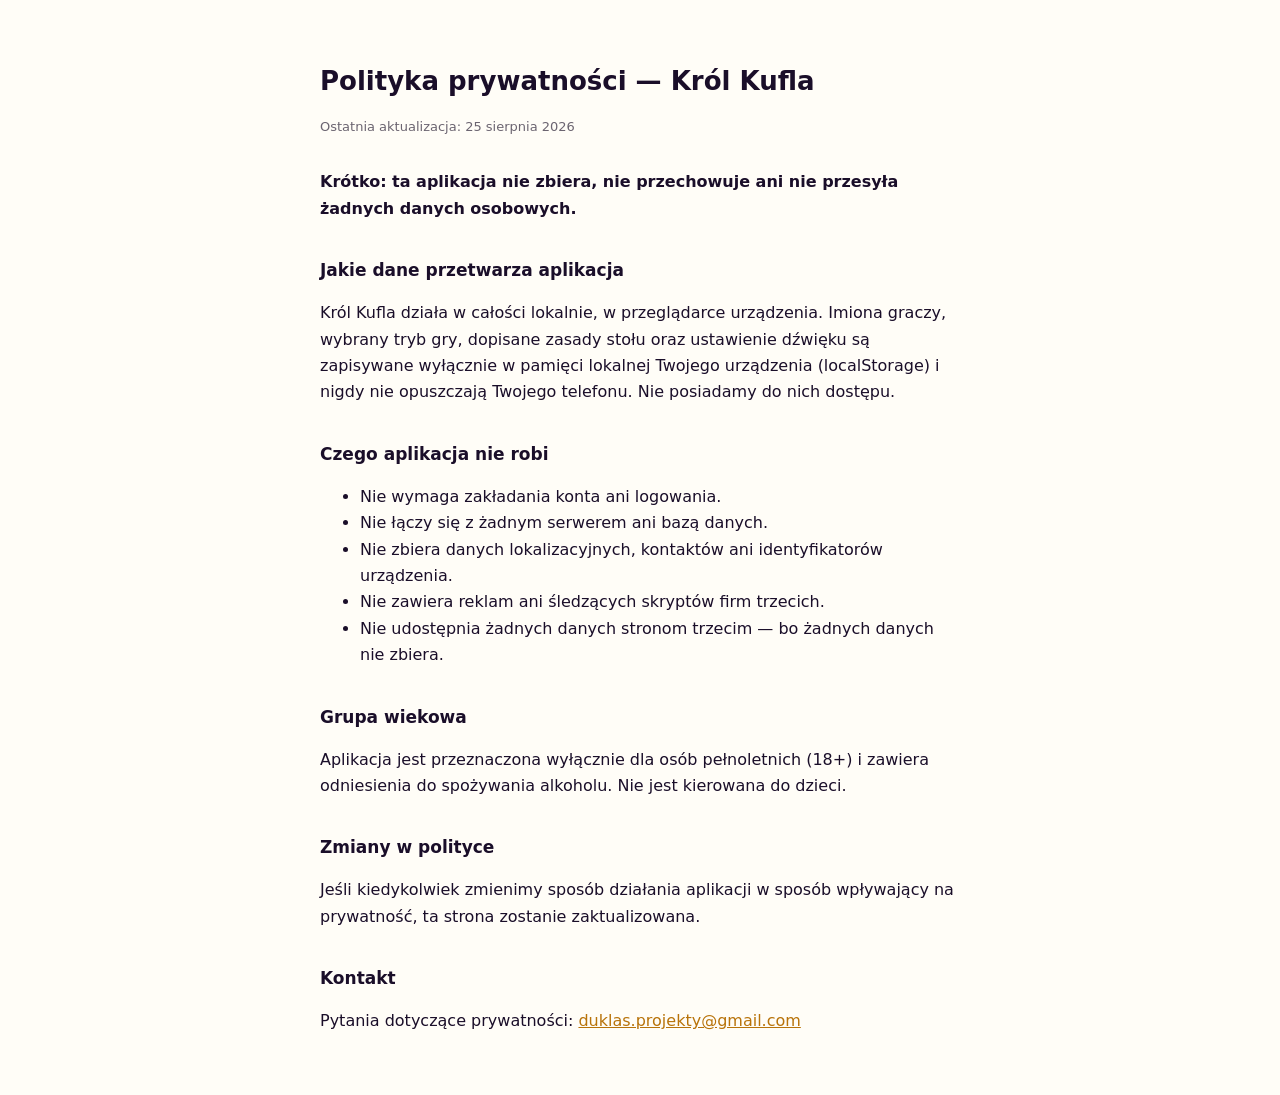
<file: privacy.html>
<!DOCTYPE html>
<html lang="pl">
<head>
<meta charset="UTF-8">
<meta name="viewport" content="width=device-width, initial-scale=1.0">
<title>Polityka prywatności — Król Kufla</title>
<style>
  body{font-family:system-ui,-apple-system,'Segoe UI',sans-serif;max-width:640px;margin:60px auto;padding:0 20px;line-height:1.65;color:#1A0E29;background:#FFFDF7}
  h1{font-size:26px;margin-bottom:4px}
  .updated{color:#6b6470;font-size:13px;margin-bottom:32px}
  h2{font-size:17px;margin-top:34px}
  a{color:#B8730A}
</style>
</head>
<body>
  <h1>Polityka prywatności — Król Kufla</h1>
  <p class="updated">Ostatnia aktualizacja: 25 sierpnia 2026</p>

  <p><strong>Krótko: ta aplikacja nie zbiera, nie przechowuje ani nie przesyła żadnych danych osobowych.</strong></p>

  <h2>Jakie dane przetwarza aplikacja</h2>
  <p>Król Kufla działa w całości lokalnie, w przeglądarce urządzenia. Imiona graczy, wybrany tryb gry, dopisane zasady stołu oraz ustawienie dźwięku są zapisywane wyłącznie w pamięci lokalnej Twojego urządzenia (localStorage) i nigdy nie opuszczają Twojego telefonu. Nie posiadamy do nich dostępu.</p>

  <h2>Czego aplikacja nie robi</h2>
  <ul>
    <li>Nie wymaga zakładania konta ani logowania.</li>
    <li>Nie łączy się z żadnym serwerem ani bazą danych.</li>
    <li>Nie zbiera danych lokalizacyjnych, kontaktów ani identyfikatorów urządzenia.</li>
    <li>Nie zawiera reklam ani śledzących skryptów firm trzecich.</li>
    <li>Nie udostępnia żadnych danych stronom trzecim — bo żadnych danych nie zbiera.</li>
  </ul>

  <h2>Grupa wiekowa</h2>
  <p>Aplikacja jest przeznaczona wyłącznie dla osób pełnoletnich (18+) i zawiera odniesienia do spożywania alkoholu. Nie jest kierowana do dzieci.</p>

  <h2>Zmiany w polityce</h2>
  <p>Jeśli kiedykolwiek zmienimy sposób działania aplikacji w sposób wpływający na prywatność, ta strona zostanie zaktualizowana.</p>

  <h2>Kontakt</h2>
  <p>Pytania dotyczące prywatności: <a href="mailto:duklas.projekty@gmail.com">duklas.projekty@gmail.com</a></p>
</body>
</html>
</file>
